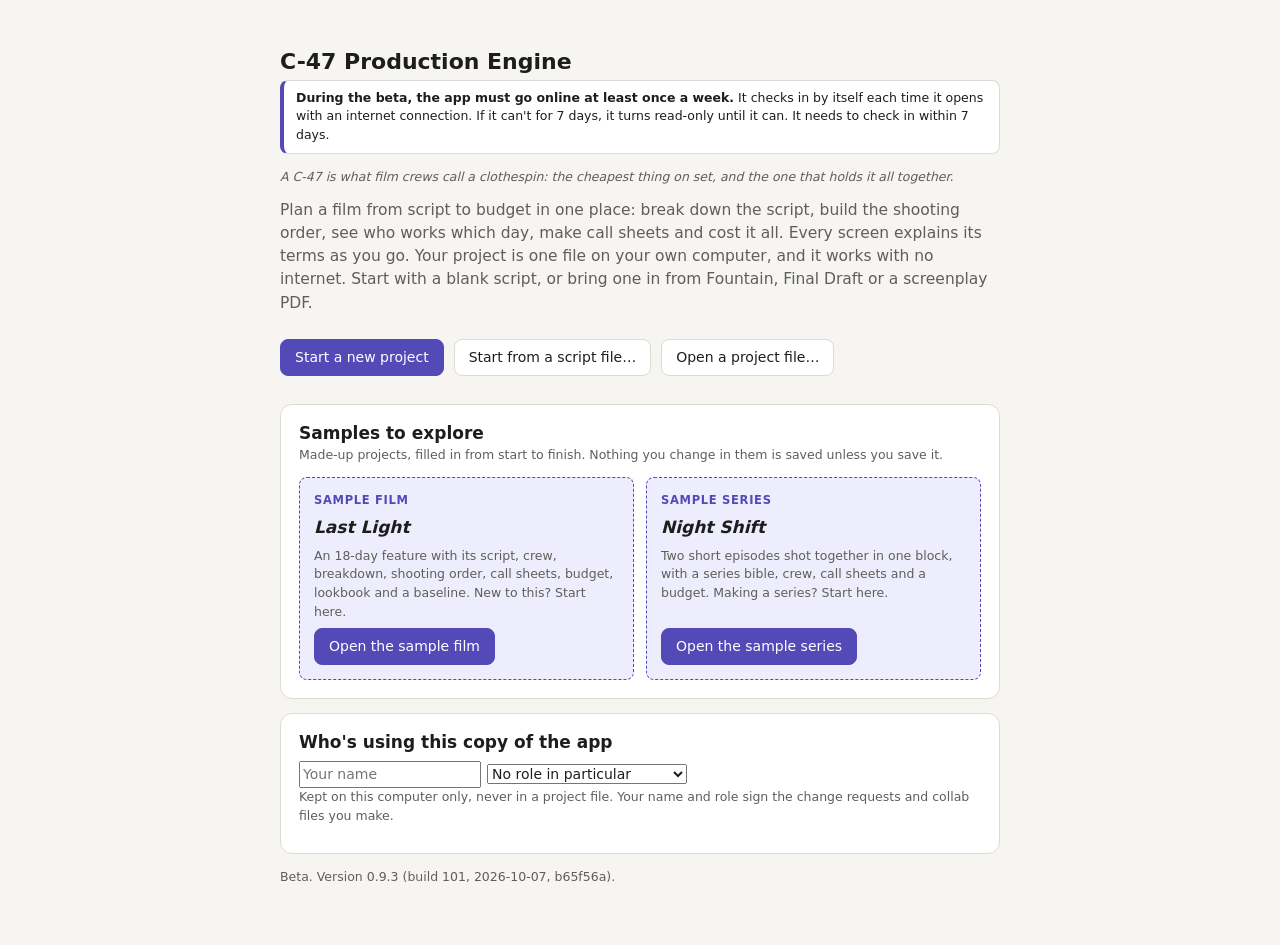
<file: index.html>
<!doctype html>
<html lang="en">
  <head>
    <meta http-equiv="Content-Security-Policy" content="default-src 'self'; script-src 'self' blob:; worker-src 'self' blob:; style-src 'self' 'unsafe-inline'; font-src 'self' data:; img-src 'self' data: blob:; connect-src https://raw.githubusercontent.com/feralucce/c47-downloads/main/beta-active.txt; object-src 'none'; base-uri 'none'" />
    <meta charset="utf-8" />
    <meta name="viewport" content="width=device-width, initial-scale=1" />
    <title>C-47 Production Engine</title>
    <link rel="icon" type="image/svg+xml" href="./favicon.svg" />
    <script type="module" crossorigin src="./assets/index-VQTdu-x2.js"></script>
    <link rel="stylesheet" crossorigin href="./assets/index-5JGXc9bZ.css">
  </head>
  <body>
    <div id="app"></div>
  </body>
</html>
</file>
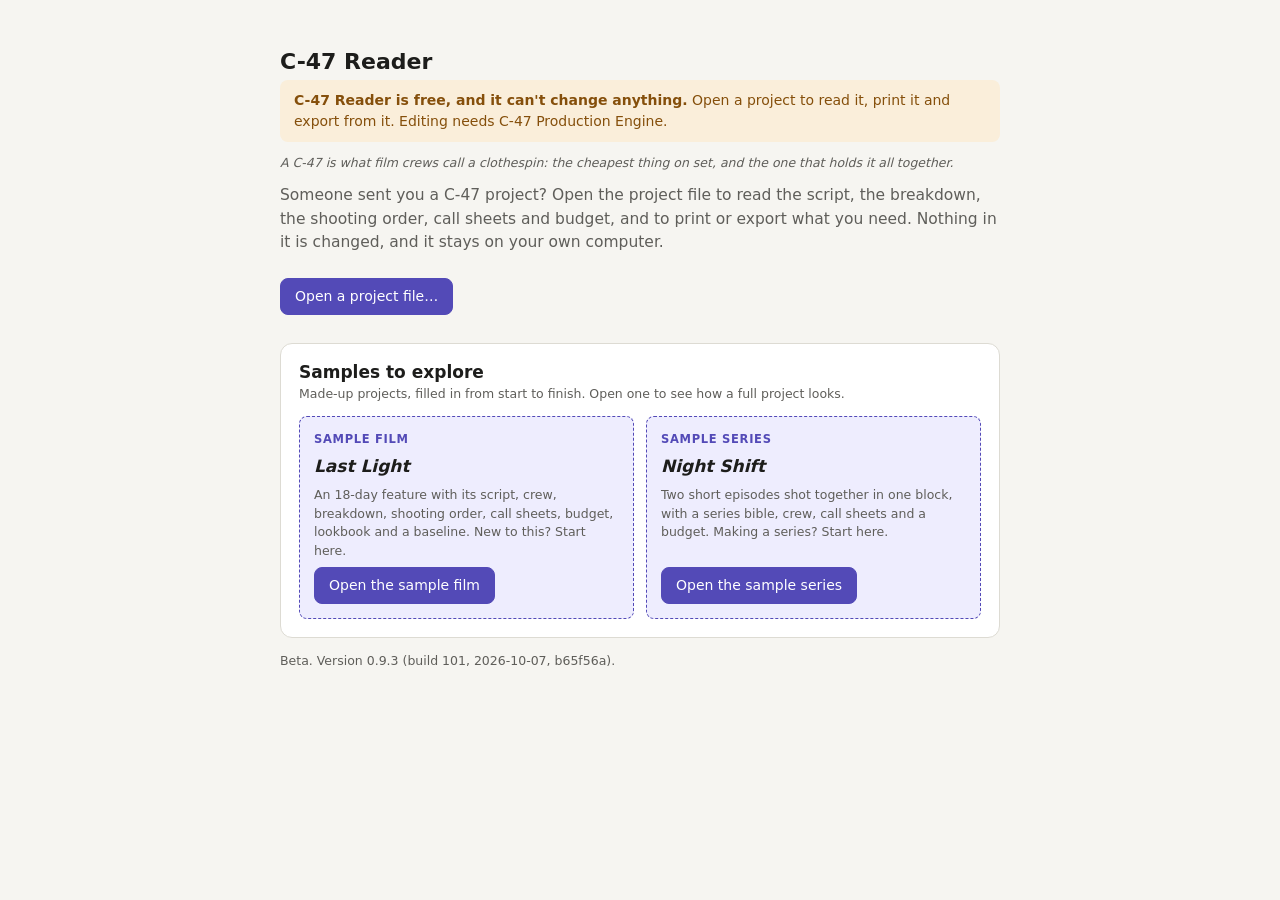
<file: reader/index.html>
<!doctype html>
<html lang="en">
  <head>
    <meta http-equiv="Content-Security-Policy" content="default-src 'self'; script-src 'self' blob:; worker-src 'self' blob:; style-src 'self' 'unsafe-inline'; font-src 'self' data:; img-src 'self' data: blob:; connect-src 'none'; object-src 'none'; base-uri 'none'" />
    <meta charset="utf-8" />
    <meta name="viewport" content="width=device-width, initial-scale=1" />
    <title>C-47 Production Engine</title>
    <link rel="icon" type="image/svg+xml" href="./favicon.svg" />
    <script type="module" crossorigin src="./assets/index-Ca3xIVSg.js"></script>
    <link rel="stylesheet" crossorigin href="./assets/index-5JGXc9bZ.css">
  </head>
  <body>
    <div id="app"></div>
  </body>
</html>
</file>
<file: assets/index-5JGXc9bZ.css>
@font-face{font-family:Courier Prime;font-style:normal;font-display:swap;font-weight:400;src:url(./courier-prime-latin-ext-400-normal-B-EsvyE4.woff2)format("woff2"),url(./courier-prime-latin-ext-400-normal-CKOCNFvK.woff)format("woff");unicode-range:U+100-2BA,U+2BD-2C5,U+2C7-2CC,U+2CE-2D7,U+2DD-2FF,U+304,U+308,U+329,U+1D00-1DBF,U+1E00-1E9F,U+1EF2-1EFF,U+2020,U+20A0-20AB,U+20AD-20C0,U+2113,U+2C60-2C7F,U+A720-A7FF}@font-face{font-family:Courier Prime;font-style:normal;font-display:swap;font-weight:400;src:url(./courier-prime-latin-400-normal-BbyBr73r.woff2)format("woff2"),url(./courier-prime-latin-400-normal-BAlbUm6l.woff)format("woff");unicode-range:U+??,U+131,U+152-153,U+2BB-2BC,U+2C6,U+2DA,U+2DC,U+304,U+308,U+329,U+2000-206F,U+20AC,U+2122,U+2191,U+2193,U+2212,U+2215,U+FEFF,U+FFFD}@font-face{font-family:Courier Prime;font-style:normal;font-display:swap;font-weight:700;src:url(./courier-prime-latin-ext-700-normal-ByMJlNdM.woff2)format("woff2"),url(./courier-prime-latin-ext-700-normal-BIFoAzHx.woff)format("woff");unicode-range:U+100-2BA,U+2BD-2C5,U+2C7-2CC,U+2CE-2D7,U+2DD-2FF,U+304,U+308,U+329,U+1D00-1DBF,U+1E00-1E9F,U+1EF2-1EFF,U+2020,U+20A0-20AB,U+20AD-20C0,U+2113,U+2C60-2C7F,U+A720-A7FF}@font-face{font-family:Courier Prime;font-style:normal;font-display:swap;font-weight:700;src:url(./courier-prime-latin-700-normal-D1YCjmaD.woff2)format("woff2"),url(./courier-prime-latin-700-normal-CVvp4Sof.woff)format("woff");unicode-range:U+??,U+131,U+152-153,U+2BB-2BC,U+2C6,U+2DA,U+2DC,U+304,U+308,U+329,U+2000-206F,U+20AC,U+2122,U+2191,U+2193,U+2212,U+2215,U+FEFF,U+FFFD}:root{--bg:#f6f5f1;--panel:#fff;--panel-2:#fbfaf7;--ink:#1d1d1b;--muted:#5f5e5a;--line:#dddbd3;--accent:#534ab7;--accent-ink:#fff;--accent-soft:#eeedfe;--warn:#854f0b;--warn-soft:#faeeda;--danger:#a32d2d;--danger-soft:#fcebeb;--ok:#3b6d11;--paper:#fff;--paper-ink:#111;--radius:8px;--lightningcss-light:initial;--lightningcss-dark: ;color-scheme:light dark;font-family:system-ui,-apple-system,Segoe UI,sans-serif}@media (prefers-color-scheme:dark){:root{--lightningcss-light: ;--lightningcss-dark:initial;--bg:#1b1b1a;--panel:#252523;--panel-2:#2c2c29;--ink:#ecebe6;--muted:#b4b2a9;--line:#3d3d3a;--accent:#afa9ec;--accent-ink:#1b1b1a;--accent-soft:#2f2b58;--warn:#fac775;--warn-soft:#3d2a0c;--danger:#f09595;--danger-soft:#431818;--ok:#97c459}}*{box-sizing:border-box}html,body,#app{height:100%}body{background:var(--bg);color:var(--ink);margin:0;font-size:14px;line-height:1.5}button,input,textarea,select{font:inherit;color:inherit}h1,h2,h3{line-height:1.25}h1{margin:0 0 4px;font-size:22px}h2{margin:0 0 8px;font-size:17px}p{margin:0 0 10px}.muted{color:var(--muted)}.small{font-size:12.5px}.btn{border:1px solid var(--line);background:var(--panel);border-radius:var(--radius);cursor:pointer;align-items:center;gap:6px;padding:7px 14px;display:inline-flex}.btn:hover:not(:disabled){border-color:var(--accent)}.btn:disabled{opacity:.5;cursor:default}.btn.primary{background:var(--accent);border-color:var(--accent);color:var(--accent-ink)}.btn.quiet{background:0 0;border-color:#0000}.btn.danger{color:var(--danger)}.btn:focus-visible,.navitem:focus-visible,.termlink:focus-visible,input:focus-visible,textarea:focus-visible,select:focus-visible{outline:2px solid var(--accent);outline-offset:2px}[tabindex="0"]:focus-visible{outline:2px solid var(--accent);outline-offset:-2px}button:focus-visible{outline:2px solid var(--accent);outline-offset:2px}.notice{border-radius:var(--radius);justify-content:space-between;align-items:flex-start;gap:12px;margin:0 0 12px;padding:10px 14px;display:flex}.notice.error{background:var(--danger-soft);color:var(--danger)}.notice.warn{background:var(--warn-soft);color:var(--warn)}.notice ul{margin:4px 0 0;padding-left:18px}.start{max-width:760px;margin:0 auto;padding:48px 20px}.start .lead{color:var(--muted);margin-bottom:24px;font-size:15.5px}.start .name-note{margin:0 0 12px;font-style:italic}.start .actions{flex-wrap:wrap;gap:10px;margin:0 0 28px;display:flex}.card{background:var(--panel);border:1px solid var(--line);border-radius:12px;margin-bottom:14px;padding:18px}.recover li{border-bottom:1px solid var(--line);flex-wrap:wrap;justify-content:space-between;align-items:center;gap:8px;padding:8px 0;display:flex}.recover li:last-child{border-bottom:0}.recover ul{margin:0;padding:0;list-style:none}.workspace{grid-template-rows:auto minmax(0,1fr);grid-template-columns:260px minmax(0,1fr);height:100%;display:grid}.topbar{background:var(--panel);border-bottom:1px solid var(--line);flex-wrap:wrap;grid-column:1/-1;justify-content:space-between;align-items:center;gap:10px 16px;padding:10px 16px;display:flex}.topbar .title{font-size:15px;font-weight:600}.topbar .status{color:var(--muted);font-size:12.5px}.topbar .status.dirty{color:var(--warn)}.topbar .tools{flex-wrap:wrap;gap:8px;display:flex}.nav{background:var(--panel-2);border-right:1px solid var(--line);padding:10px 8px;overflow:auto}.nav-group{background:var(--panel);border:1px solid var(--line);border-radius:var(--radius);margin:0 0 12px;padding:4px 4px 6px}.nav h3{text-transform:uppercase;letter-spacing:.06em;color:var(--accent);border-bottom:2px solid var(--accent-soft);margin:4px 6px;padding:4px 4px 6px;font-size:12px;font-weight:700}.navitem{text-align:left;border-radius:var(--radius);cursor:pointer;background:0 0;border:0;flex-direction:column;width:100%;padding:6px 10px;display:flex}.navitem:hover{background:var(--accent-soft)}.navitem.active{background:var(--accent-soft);box-shadow:inset 3px 0 0 var(--accent);border-radius:0 var(--radius) var(--radius) 0}.navitem .plain{font-weight:600}.navitem .term{color:var(--muted);font-size:12px}.navitem .soon{color:var(--muted);font-size:11px}.main{padding:20px 24px 40px;overflow:auto}.screen-head{flex-wrap:wrap;justify-content:space-between;align-items:baseline;gap:8px 16px;margin-bottom:16px;display:flex}@media (max-width:800px){.workspace{grid-template-rows:auto auto minmax(0,1fr);grid-template-columns:1fr}.nav{border-right:0;border-bottom:1px solid var(--line);gap:4px;padding:6px;display:flex;overflow-x:auto}.nav h3{display:none}.nav-group{display:contents}.navitem{flex:none;width:auto}.navitem .term,.navitem .soon{display:none}.main{padding:16px}}.termlink{cursor:help;color:inherit;text-align:left;background:0 0;border:0;padding:0}.termlink .ind{color:var(--muted);font-weight:400}.termlink:hover .plain,.termlink:hover .ind{color:var(--accent);-webkit-text-decoration:underline dotted;text-decoration:underline dotted}.termhint{margin:4px 0 10px;display:block}.termcard{border:1px solid var(--line);background:var(--panel);max-width:640px;color:var(--ink);border-radius:12px;margin:0 0 16px;padding:14px 16px;font-size:14px;display:block}.termcard .plain,.termcard .industry,.termcard .text,.termcard .disputed,.termcard .src{display:block}.termcard .text{margin:0 0 8px}.termcard .head{justify-content:space-between;align-items:flex-start;gap:8px;display:flex}.termcard .plain{margin:0;font-size:16px;font-weight:600}.termcard .industry{color:var(--accent);margin:2px 0 8px}.termcard .disputed{background:var(--warn-soft);color:var(--warn);border-radius:var(--radius);margin:6px 0;padding:6px 10px;font-size:13px}.termcard .src{color:var(--muted);word-break:break-all;font-size:12px}.form-and-preview{grid-template-columns:minmax(280px,420px) minmax(0,1fr);align-items:start;gap:24px;display:grid}@media (max-width:1000px){.form-and-preview{grid-template-columns:1fr}}.field{flex-direction:column;gap:4px;margin-bottom:14px;display:flex}.field label{font-weight:600}.field .hint{color:var(--muted);font-size:12.5px}.field input,.field textarea,.field select{border:1px solid var(--line);border-radius:var(--radius);background:var(--panel);padding:7px 10px}.field textarea{resize:vertical;min-height:64px}.table{border-collapse:collapse;background:var(--panel);border:1px solid var(--line);border-radius:12px;width:100%;overflow:hidden}.table th,.table td{text-align:left;border-bottom:1px solid var(--line);vertical-align:top;padding:8px 12px}.table th{color:var(--muted);background:var(--panel-2);font-size:12.5px;font-weight:600}.table tr:last-child td{border-bottom:0}.row-form{flex-wrap:wrap;align-items:flex-end;gap:8px;margin:14px 0;display:flex}.row-form .field{margin:0}.search{border:1px solid var(--line);border-radius:var(--radius);background:var(--panel);width:100%;max-width:420px;margin-bottom:14px;padding:8px 12px}.badge{background:var(--accent-soft);color:var(--accent);border-radius:999px;padding:1px 8px;font-size:11.5px;font-weight:600;display:inline-block}.badge.warn{background:var(--warn-soft);color:var(--warn)}.soon-box{max-width:680px}.soon-box .milestone{margin-bottom:12px;display:inline-block}.paper-wrap{background:var(--panel-2);border:1px solid var(--line);border-radius:12px;padding:20px;overflow:auto}.sheet-scale{transform-origin:0 0}.sheet{background:var(--paper);color:var(--paper-ink);font-family:Courier Prime,Courier New,Courier,monospace;font-size:12pt;line-height:.166667in;position:relative;box-shadow:0 1px 4px #0000002e}.sheet .block{white-space:pre;position:absolute;overflow:hidden}.sheet .u{text-decoration:underline}.sheet .b{font-weight:700}.sheet .sans{font-family:system-ui,-apple-system,Segoe UI,Arial,sans-serif}.sheet .box{box-sizing:border-box;-webkit-print-color-adjust:exact;-moz-print-color-adjust:exact;print-color-adjust:exact;position:absolute}.print-root{display:none}.script-layout{grid-template-columns:210px minmax(0,1fr);align-items:start;gap:16px;display:grid}.scene-list{max-height:calc(100vh - 150px);position:sticky;top:0;overflow:auto}.scene-list h2{text-transform:uppercase;letter-spacing:.05em;color:var(--muted);font-size:12px}.line-bar{z-index:2;background:var(--panel);border:1px solid var(--line);border-radius:12px;flex-wrap:wrap;align-items:center;gap:6px 14px;margin-bottom:10px;padding:8px 12px;font-size:13px;display:flex;position:sticky;top:-20px}.line-bar .lbl{font-weight:600}.line-bar select{border:1px solid var(--line);border-radius:var(--radius);background:var(--panel);padding:5px 8px}.line-bar .hint{white-space:nowrap}.scene-list ol{margin:0;padding:0;list-style:none}.scene-item{text-align:left;border-radius:var(--radius);cursor:pointer;background:0 0;border:0;grid-template-columns:28px 1fr auto;gap:6px;width:100%;padding:5px 6px;font-size:12.5px;display:grid}.scene-item:hover,.scene-item.on{background:var(--accent-soft)}.scene-item .sn{font-weight:700}.scene-item .se{color:var(--muted);font-variant-numeric:tabular-nums}.keys{background:var(--accent-soft);border-radius:var(--radius);margin:0 0 10px;padding:8px 12px}kbd{text-align:center;border:1px solid var(--line);background:var(--panel);border-bottom-width:2px;border-radius:5px;min-width:40px;margin-right:3px;padding:0 5px;font-size:11.5px;display:inline-block}@media (max-width:800px){.script-layout{grid-template-columns:1fr}.scene-list{max-height:220px;position:static}}.script-tools{flex-wrap:wrap;align-items:center;gap:8px 10px;margin:-6px 0 12px;display:flex}.script-tools .sep{background:var(--line);width:1px;height:20px;margin:0 4px}.chip{background:var(--panel-2);border:1px solid var(--line);border-radius:999px;padding:3px 10px;font-size:12.5px;display:inline-block}.chip.locked{background:var(--accent-soft);color:var(--accent);border-color:#0000;font-weight:600}.btn.small{padding:4px 10px;font-size:13px}.script-frame{--zoom:1;overflow-x:auto}.script-paper{zoom:var(--zoom);width:8.5in;margin:0 auto}.script-doc{--indent:0in;color:#111;caret-color:#534ab7;background:#fff;outline:none;min-height:11in;padding:1in 1in 1in 1.5in;font-family:Courier Prime,Courier New,Courier,monospace;font-size:12pt;line-height:.166667in;position:relative;overflow-x:clip;box-shadow:0 1px 4px #0000002e}.script-doc .el{--indent:0in;margin:.166667in 0 0}.script-doc>.el:first-child{margin-top:0}.script-doc .el-heading{text-transform:uppercase;margin-top:.333333in;font-weight:700}.script-doc .el-character{text-transform:uppercase;--indent:2.2in;width:3.8in;margin-left:2.2in}.script-doc .el-parenthetical{--indent:1.6in;width:2.5in;margin-top:0;margin-left:1.6in}.script-doc .el-dialogue{--indent:1in;width:3.5in;margin-top:0;margin-left:1in}.script-doc .el-transition{text-align:right;text-transform:uppercase}.script-doc .el-centered{text-align:center}.script-doc .el-lyric{--indent:1in;width:3.5in;margin-left:1in;font-style:italic}.script-doc .el-note,.script-doc .el-section,.script-doc .el-synopsis{color:#5f5e5a;background:#faf6e2;border-radius:3px;padding:0 4px;font-family:system-ui,sans-serif;font-size:10.5pt}.script-doc .el-note:before{content:"Note: ";font-weight:600}.script-doc .el-section:before{content:"Outline: ";font-weight:600}.script-doc .el-synopsis:before{content:"Summary: ";font-weight:600}.script-doc .el-pagebreak{border-top:2px dashed #9b9a94;min-height:.166667in}.script-doc .el-pagebreak:before{content:"Forced page break";color:#5f5e5a;font-family:system-ui,sans-serif;font-size:10pt}.script-doc .el{position:relative}.script-doc .el-heading[data-scene]:before,.script-doc .el-heading[data-scene]:after{content:attr(data-scene);color:#111;font-weight:700;text-decoration:none;position:absolute;top:0}.script-doc .el-heading[data-scene]:before{left:-.75in}.script-doc .el-heading[data-scene]:after{left:6.1in}.script-doc .el[data-rev]:not(.el-heading):after{content:"*";top:0;left:calc(6.55in - var(--indent));font-weight:700;position:absolute}.script-doc .el-heading.is-omitted{color:#8a8984;text-decoration:line-through}.script-doc .omitted-tag{color:#5f5e5a;letter-spacing:.05em;background:#ecebe6;border-radius:3px;margin-left:12px;padding:0 6px;font:600 10px/1.6 system-ui,sans-serif;text-decoration:none;display:inline-block}.script-doc .pagegap{width:8.5in;margin:calc(1in / 6) 0 calc(1in / 6) calc(-1.5in - var(--indent));color:#5f5e5a;text-align:center;letter-spacing:.04em;text-transform:uppercase;-webkit-user-select:none;user-select:none;background:#ecebe6;padding:6px 0;font:600 11px/1.4 system-ui,sans-serif;display:block}@media print{@page{margin:0}body{background:#fff}#app>:not(.print-root){display:none!important}.print-root{display:block}.print-root .sheet{box-shadow:none;break-after:page}.print-root .sheet:last-child{break-after:auto}}.seg{border:1px solid var(--line);border-radius:var(--radius);display:inline-flex;overflow:hidden}.seg button{background:var(--panel);cursor:pointer;border:0;padding:4px 12px;font-size:13px}.seg button+button{border-left:1px solid var(--line)}.seg button.on{background:var(--accent);color:var(--accent-ink)}.script-layout.tagging{grid-template-columns:190px minmax(0,1fr) 280px}.script-doc[contenteditable=false]{caret-color:#0000;cursor:text}.script-doc .tag{background:color-mix(in srgb, var(--c) 30%, transparent);box-shadow:inset 0 -2px 0 var(--c);cursor:pointer;border-radius:2px}.sw{border-radius:3px;flex:none;width:12px;height:12px;display:inline-block}.tag-picker{z-index:20;background:var(--panel);border:1px solid var(--line);border-radius:12px;width:340px;padding:12px;font-size:13px;position:fixed;box-shadow:0 8px 28px #0003}.tag-picker h4{margin:0 0 8px;font-size:13.5px}.tag-picker input{border:1px solid var(--accent);border-radius:var(--radius);background:var(--panel);width:100%;margin:6px 0 4px;padding:6px 9px}.tag-picker .grp{text-transform:uppercase;letter-spacing:.05em;color:var(--muted);margin:8px 0 3px;font-size:11px;font-weight:600}.pick-list{max-height:240px;overflow:auto}.pick-opt{text-align:left;cursor:pointer;background:0 0;border:0;border-radius:6px;grid-template-columns:12px 1fr auto;align-items:center;gap:8px;width:100%;padding:4px 6px;display:grid}.pick-opt.hi{background:var(--accent-soft)}.pick-foot{border-top:1px solid var(--line);color:var(--muted);margin-top:8px;padding-top:7px;font-size:12px}.needs-panel{background:var(--panel);border:1px solid var(--line);border-radius:12px;max-height:calc(100vh - 150px);padding:14px;position:sticky;top:0;overflow:auto}.needs-panel h2{margin:0 0 2px}.need-cat{margin-top:12px}.need-cat-h{align-items:baseline;gap:7px;font-size:13px;font-weight:600;display:flex}.need-cat-h .muted{font-size:12px;font-weight:400}.need-cat ul{margin:3px 0 0 19px;padding:0;list-style:none}.need-cat li{justify-content:space-between;gap:8px;padding:2px 0;display:flex}.need-cat li.unwritten>span:first-child{font-style:italic}.need-cat .why{color:var(--muted);white-space:nowrap;font-size:12px}.need-cat .x{color:var(--muted);cursor:pointer;background:0 0;border:0;padding:0 0 0 6px;font-size:14px;line-height:1}.need-cat .x:hover{color:var(--danger)}.needs-panel .add{justify-content:center;width:100%;margin-top:14px}@media (max-width:1100px){.script-layout.tagging{grid-template-columns:minmax(0,1fr) 260px}.script-layout.tagging .scene-list{display:none}}@media (max-width:800px){.script-layout.tagging{grid-template-columns:1fr}.needs-panel{max-height:none;position:static}}.el-layout{grid-template-columns:250px minmax(0,1fr);align-items:start;gap:20px;display:grid}.cat-list{background:var(--panel);border:1px solid var(--line);border-radius:12px;max-height:calc(100vh - 140px);padding:8px;position:sticky;top:0;overflow:auto}.cat-list>button{text-align:left;cursor:pointer;background:0 0;border:0;border-radius:6px;grid-template-columns:12px 1fr auto;align-items:center;gap:8px;width:100%;padding:5px 8px;font-size:13px;display:grid}.cat-list>button:hover,.cat-list>button.on{background:var(--accent-soft)}.cat-list .term{color:var(--muted);font-size:11.5px;display:block}.cat-list .n{color:var(--muted);font-size:12px}.add-cat{border-top:1px solid var(--line);align-items:center;gap:6px;margin-top:6px;padding:8px 4px 2px;display:flex}.add-cat input:not([type=color]){border:1px solid var(--line);border-radius:var(--radius);background:var(--panel);flex:1;min-width:0;padding:4px 8px}input[type=color]{border:1px solid var(--line);background:var(--panel);cursor:pointer;border-radius:6px;flex:none;width:30px;height:28px;padding:1px}.cat-head{align-items:center;gap:12px;margin-bottom:6px;display:flex}.cat-head>div{flex:1}.cat-name{border-radius:var(--radius);background:0 0;border:1px solid #0000;width:100%;max-width:480px;margin-left:-6px;padding:2px 6px;font-size:18px;font-weight:600}.cat-name:hover,.cat-name:focus{border-color:var(--line);background:var(--panel)}.cast-tools{justify-content:space-between;align-items:flex-start;gap:12px;display:flex}.cast-tools p{max-width:620px;margin:0 0 10px}.el-table td{vertical-align:middle}.cell-input{background:0 0;border:1px solid #0000;border-radius:6px;width:100%;min-width:140px;padding:3px 6px}.cell-input:hover,.cell-input:focus{border-color:var(--line);background:var(--panel)}.el-table select{border:1px solid var(--line);background:var(--panel);border-radius:6px;max-width:200px;padding:3px 6px}.el-table .grip{color:#6f6e69;cursor:grab;letter-spacing:-2px;width:18px}.el-table .num{font-variant-numeric:tabular-nums;font-weight:700}.el-table tr.dragging td{background:var(--accent-soft)}.lock{border:1px solid var(--line);background:var(--panel);cursor:pointer;color:var(--muted);border-radius:999px;padding:1px 10px;font-size:12px}.lock.on{background:var(--accent-soft);color:var(--accent);border-color:#0000;font-weight:600}.updown button{border:1px solid var(--line);background:var(--panel);cursor:pointer;border-radius:5px;width:24px;height:24px;margin-right:2px}.updown button:disabled{opacity:.35;cursor:default}.more-row td{background:var(--panel-2)}.more-tools{flex-wrap:wrap;align-items:center;gap:10px 18px;display:flex}.more-tools select{border:1px solid var(--line);background:var(--panel);border-radius:6px;padding:3px 6px}@media (max-width:900px){.el-layout{grid-template-columns:1fr}.cat-list{max-height:260px;position:static}.el-table{display:block;overflow-x:auto}}.breakdown-screen .screen-head .seg button{padding:5px 14px}.sheet-tools{flex-wrap:wrap;align-items:center;gap:8px 10px;margin-bottom:12px;display:flex}.sheet-tools select{border:1px solid var(--line);border-radius:var(--radius);background:var(--panel);max-width:320px;padding:6px 8px}.sheet-tools .sep{background:var(--line);width:1px;height:22px;margin:0 4px}.synopsis{max-width:760px}.breakdown-screen .length-field{max-width:360px}.sheet-preview{flex-direction:column;gap:16px;display:inline-flex}.where-table .cat-row td{background:var(--panel-2);font-weight:600}.where-table td:nth-child(2),.where-table td:nth-child(3){white-space:nowrap;font-variant-numeric:tabular-nums}.board-tools{flex-wrap:wrap;align-items:center;gap:8px;display:flex}.board-tools select{border:1px solid var(--line);border-radius:var(--radius);background:var(--panel);max-width:260px;padding:5px 8px}.board-layout{grid-template-columns:minmax(0,1fr) 300px;align-items:start;gap:16px;display:grid}.board{border:1px solid var(--line);background:var(--panel);border-radius:12px;overflow:hidden}.board .cols,.board .strip{grid-template-columns:18px 46px 64px minmax(140px,2fr) 74px 58px 80px minmax(120px,2fr);align-items:center;gap:8px;padding:0 10px;display:grid}.board .cols{border-bottom:1px solid var(--line);background:var(--panel-2);z-index:1;padding-top:7px;padding-bottom:7px;position:sticky;top:0}.board .cols span{color:var(--muted);font-size:11.5px;font-weight:600;line-height:1.2}.board .cols small{font-size:10.5px;font-weight:400;display:block}.board .strip{color:#1d1d1b;cursor:pointer;border-bottom:1px solid #0000001f;min-height:26px;font-size:12.5px}.board .strip .num{font-variant-numeric:tabular-nums;font-weight:700}.board .strip .set{text-overflow:ellipsis;white-space:nowrap;overflow:hidden}.board .strip .note{color:#3d3d3a;white-space:nowrap;text-overflow:ellipsis;font-size:12px;overflow:hidden}.board .grip{color:#0000009e;letter-spacing:-2px;cursor:grab}.board .assumed{color:#5f5e5a;font-style:italic}.board .sel{outline-offset:-2px;outline:2px solid #534ab7;position:relative}.board .dragging{opacity:.45}.board .over{box-shadow:inset 0 3px #534ab7}.board .drop-end{background:#534ab7;height:3px}.daybreak{color:#f2f1ec;cursor:pointer;background:#161616;flex-wrap:wrap;align-items:center;gap:4px 14px;padding:6px 10px;font-size:12.5px;display:flex}.daybreak strong{font-size:13px}.daybreak .m{color:#c9c7bf}.banner-row{border-bottom:1px solid var(--line);color:#3d3d3a;cursor:pointer;background:repeating-linear-gradient(45deg,#fbfaf7,#fbfaf7 8px,#f1efe8 8px 16px);padding:5px 10px 5px 38px;font-size:12.5px;font-weight:600}.banner-row.move{background:repeating-linear-gradient(45deg,#fdeee0,#fdeee0 8px,#f8dfc6 8px 16px)}.pool-head{background:var(--panel-2);border-top:2px dashed var(--line);border-bottom:1px solid var(--line);color:var(--ink);padding:8px 10px;font-size:12.5px}.board-side{flex-direction:column;gap:12px;display:flex;position:sticky;top:0}.board-side .card{margin:0;padding:14px}.board-side h2{margin:0 0 8px}.details-head{justify-content:space-between;align-items:baseline;gap:8px;display:flex}.detail-move{flex-wrap:wrap;align-items:center;gap:6px;margin:0 0 12px;display:flex}.detail-move select,.details select{border:1px solid var(--line);border-radius:var(--radius);background:var(--panel);padding:5px 8px}.time-pair{grid-template-columns:1fr 1fr;gap:10px;display:grid}.check-row{align-items:flex-start;gap:8px;margin:4px 0 12px;font-size:13px;display:flex}.legend{grid-template-columns:1fr 1fr;gap:4px 10px;font-size:12px;display:grid}.legend span{align-items:center;gap:6px;display:flex}.legend i{border:1px solid #0003;border-radius:2px;width:18px;height:12px;display:inline-block}@media (max-width:1100px){.board-layout{grid-template-columns:1fr}.board-side{position:static}}@media (max-width:800px){.board{overflow-x:auto}.board .cols,.board .strip{min-width:720px}}.shoot-settings h2{font-size:15px}.weekdays{border:0;flex-wrap:wrap;gap:4px 10px;margin:0 0 14px;padding:0;display:flex}.weekdays legend{margin-bottom:4px;padding:0;font-weight:600}.weekdays label{align-items:center;gap:4px;font-size:13px;display:flex}.inline-add{flex-wrap:wrap;align-items:center;gap:6px;display:flex}.chips{flex-wrap:wrap;gap:6px;margin:6px 0 0;padding:0;list-style:none;display:flex}.chips .chip button{cursor:pointer;color:var(--muted);background:0 0;border:0;padding:0 0 0 4px}.phase-bar{flex-wrap:wrap;align-items:center;gap:6px 8px;margin:10px 0 0;display:flex}.phase-card{margin-bottom:14px}.phase-card h2{margin:0 0 8px}.phase-add{flex-wrap:wrap;align-items:center;gap:8px 12px;display:flex}.phase-add>input{border:1px solid var(--line);border-radius:var(--radius);background:var(--panel);color:var(--ink);min-width:240px;padding:5px 8px}.phase-add .swatches{margin:0}.phase .phase-name{font:inherit;color:inherit;padding:0}.phase-recolor{flex-wrap:wrap;align-items:center;gap:6px 10px;margin-top:10px;display:flex}.phase{color:#1d1d1b;border-radius:999px;align-items:center;gap:4px;padding:2px 6px 2px 10px;font-size:12.5px;font-weight:600;display:inline-flex}.phase input[type=color]{background:0 0;border:0;width:18px;height:18px;padding:0}.phase button{cursor:pointer;color:#5f5e5a;background:0 0;border:0;padding:0 2px}.phase-bar .inline-add input:not([type=color]){border:1px solid var(--line);border-radius:var(--radius);background:var(--panel);padding:4px 8px}.task-form{grid-template-columns:minmax(200px,2fr) minmax(140px,1fr) minmax(260px,2fr) auto;align-items:end;gap:10px 14px;max-width:1100px;display:grid}.task-form .field{margin:0}.when{border:0;flex-direction:column;gap:4px;margin:0;padding:0;font-size:13px;display:flex}.when legend{margin-bottom:2px;padding:0;font-weight:600}.when label{align-items:center;gap:6px;display:flex}.when input[type=number]{border:1px solid var(--line);background:var(--panel);border-radius:6px;width:56px;padding:2px 6px}.when input[type=date]{border:1px solid var(--line);background:var(--panel);border-radius:6px;padding:2px 6px}.weeks{border:1px solid var(--line);background:var(--panel);border-radius:12px;overflow:hidden}.week{border-bottom:1px solid var(--line);grid-template-columns:150px 1fr;align-items:start;gap:12px;padding:9px 14px;font-size:13px;display:grid}.week:last-child{border-bottom:0}.week.shoot{background:var(--panel-2)}.week .wk{font-weight:600}.week .out{color:var(--muted);font-size:11.5px;font-weight:400;display:block}.tasks{margin:0;padding:0;list-style:none}.tasks li{grid-template-columns:20px minmax(160px,1fr) 150px auto 20px;align-items:center;gap:6px;padding:1px 0;display:grid}.tasks li.done .cell-input{color:var(--muted);text-decoration:line-through}.tasks select{border:1px solid var(--line);color:#1d1d1b;background:var(--panel);border-radius:999px;padding:1px 8px;font-size:12px}.tasks .tied{color:var(--accent);white-space:nowrap;font-size:11px}.tasks .x{cursor:pointer;color:var(--muted);background:0 0;border:0}.from-board{color:var(--accent);margin-top:4px;font-size:12px;font-weight:600}@media (max-width:900px){.task-form,.week{grid-template-columns:1fr}.tasks li{grid-template-columns:20px 1fr 120px 20px}.tasks .tied{display:none}}.city-results{border:1px solid var(--line);border-radius:var(--radius);background:var(--panel);max-height:240px;margin:4px 0;padding:4px;list-style:none;overflow:auto}.city-results button{text-align:left;cursor:pointer;background:0 0;border:0;border-radius:6px;flex-direction:column;align-items:flex-start;width:100%;padding:4px 8px;font-size:13px;display:flex}.city-results button:hover,.city-results button:focus-visible{background:var(--accent-soft)}.city-results .muted{font-size:12px}.board-side .field input,.board-side .field select,.board-side .field textarea{width:100%;min-width:0}.time-pair{grid-template-columns:minmax(0,1fr) minmax(0,1fr)}.tabs{border-bottom:1px solid var(--line);flex-wrap:wrap;gap:2px;margin:0 0 16px;display:flex}.tabs button{color:var(--muted);cursor:pointer;background:0 0;border:0;border-bottom:3px solid #0000;padding:8px 14px;font-weight:600}.tabs button.on{color:var(--ink);border-bottom-color:var(--accent)}.tabs .n{color:var(--muted);margin-left:6px;font-weight:400}.tool-row{flex-wrap:wrap;align-items:center;gap:8px 12px;margin-bottom:12px;display:flex}.tool-row input{border:1px solid var(--line);border-radius:var(--radius);background:var(--panel);padding:6px 10px}.tool-row .find{min-width:260px}.split{grid-template-columns:minmax(0,1fr) 360px;align-items:start;gap:16px;display:grid}.split>.card.detail{max-height:calc(100vh - 150px);margin:0;position:sticky;top:0;overflow:auto}.split .field input,.split .field select,.split .field textarea{width:100%;min-width:0}.table tr.pick{cursor:pointer}.table tr.pick:hover td{background:var(--panel-2)}.table tr.rowsel td{background:var(--accent-soft)!important}.pill{white-space:nowrap;background:var(--panel-2);color:var(--muted);border-radius:999px;padding:1px 8px;font-size:11.5px;font-weight:600;display:inline-block}.pill.pay-cash{color:#3b6d11;background:#e6f2dc}.pill.pay-in-kind,.pill.pay-pro-bono{color:#534ab7;background:#eeedfe}.pill.pay-deferred{background:var(--warn-soft);color:var(--warn)}.unavail{color:var(--warn);font-size:12.5px}.tag-note{color:var(--warn);font-size:11.5px;font-weight:400}.minor label{align-items:center;gap:4px;margin-right:6px;font-size:13px;display:inline-flex}.minor input[type=number]{border:1px solid var(--line);background:var(--panel);border-radius:6px;width:64px;padding:2px 6px}.items-table select,.hub-screen .table select{border:1px solid var(--line);background:var(--panel);border-radius:6px;max-width:220px;padding:3px 6px}.items-table .cat-row td{background:var(--panel-2);font-weight:600}.cell-input.money{min-width:70px;max-width:100px}.roles-panel{margin-bottom:14px}@media (max-width:1000px){.split{grid-template-columns:1fr}.split>.card.detail{max-height:none;position:static}.hub-screen .table{display:block;overflow-x:auto}}.checks-card ul{max-height:320px;margin:0;padding:0;list-style:none;overflow:auto}.checks-card h2{justify-content:space-between;align-items:baseline;gap:8px;display:flex}.checks-card .count{color:var(--ok);font-size:12px;font-weight:600}.checks-card .count.warn{color:var(--warn)}.check button{text-align:left;border:0;border-top:1px solid var(--line);cursor:pointer;width:100%;color:inherit;background:0 0;grid-template-columns:16px 1fr;gap:6px;padding:6px 0;font-size:12.5px;display:grid}.check button:disabled{cursor:default}.check button:not(:disabled):hover{background:var(--panel-2)}.check .i{font-weight:700}.check.warn .i{color:var(--warn)}.check.info .i{color:var(--accent)}.check.ok .i{color:var(--ok)}.board .strip .flag{color:#a32d2d;margin-left:3px;font-weight:800;display:inline-block}.keep-together{flex-direction:column;gap:6px;display:flex}.keep-together .lbl{font-weight:600}.keep-together .chip button{cursor:pointer;color:var(--muted);background:0 0;border:0}.minor-limits{margin-top:8px}.minor-limits .termcard{padding:10px 12px;font-size:12.5px}.print-menu{border:1px solid var(--line);border-radius:var(--radius);background:var(--panel);padding:5px 8px;font-size:13px}.dood-wrap{border:1px solid var(--line);background:var(--panel);border-radius:12px;max-height:calc(100vh - 260px);overflow:auto}.dood{border-collapse:separate;border-spacing:0;font-size:12.5px}.dood th,.dood td{border-right:1px solid var(--line);border-bottom:1px solid var(--line);text-align:center;white-space:nowrap;padding:4px 6px}.dood thead th{background:var(--panel-2);z-index:1;font-size:11.5px;position:sticky;top:0}.dood thead th span{color:var(--muted);font-size:11px;font-weight:400;display:block}.dood th.extra{color:#1d1d1b;background:#e3ecf7}.dood .who{background:var(--panel);text-align:left;z-index:2;min-width:180px;position:sticky;left:0}.dood thead .who{z-index:3;background:var(--panel-2)}.dood td.code{color:#1d1d1b;font-variant-numeric:tabular-nums;min-width:38px;font-weight:700}.dood .tot{background:var(--panel-2);min-width:46px}.dood tbody tr{cursor:pointer}.dood tbody tr:hover .who{background:var(--accent-soft)}.dood tbody tr.sel .who{background:var(--accent-soft);box-shadow:inset 3px 0 0 var(--accent)}.dood-key{margin-top:8px}.dood-detail{max-width:720px;margin-top:14px}.dood-detail h3{margin:12px 0 6px;font-size:13.5px}.cs-layout{flex-direction:column;gap:12px;display:flex}.cs-entries{grid-template-columns:minmax(0,1fr) minmax(0,1.4fr);align-items:start;gap:0 16px;display:grid}.cs-entries .cs-crew,.cs-entries .notice{grid-column:1/-1}.cs-sheet-head{margin:8px 0 0}.cs-preview{align-self:flex-start;max-width:100%;overflow-x:auto}.cs-row{flex-wrap:wrap;gap:0 16px;display:flex}.cs-table{border-collapse:collapse;width:100%;font-size:13px}.cs-table th{text-align:left;color:var(--muted);border-bottom:1px solid var(--line);padding:4px 6px;font-size:11.5px;font-weight:600}.cs-table td{border-bottom:1px solid var(--line);vertical-align:middle;padding:4px 6px}.cs-table input{border:1px solid var(--line);border-radius:var(--radius);background:var(--panel);width:100%;min-width:0;padding:4px 6px}.cs-table input.cs-note{min-width:120px}.cs-table-wrap{overflow-x:auto}.cs-time{white-space:nowrap;align-items:center;gap:4px;display:inline-flex}.cs-time input.from-crew{color:var(--muted)}.sheet .page-pic{object-fit:cover;border:0;border-radius:0;margin:0;padding:0;display:block;position:absolute}.sheet .page-pic.missing{background:#e8e6df}.samples{margin-top:18px}.samples h2{margin:0 0 2px;font-size:17px}.sample-tiles{grid-template-columns:repeat(auto-fit,minmax(240px,1fr));gap:12px;margin-top:12px;display:grid}.start .sample{border:1px dashed var(--accent);border-radius:var(--radius);background:var(--accent-soft);flex-direction:column;align-items:flex-start;gap:6px;padding:14px;display:flex}.sample .sample-kind{text-transform:uppercase;letter-spacing:.06em;color:var(--accent);font-size:11.5px;font-weight:700}.sample .sample-name{font-size:17px}.sample .btn{margin-top:auto}.print-list{max-width:900px}.print-preview{margin-top:16px}.preview-pages{flex-wrap:wrap;align-items:flex-start;gap:12px;display:flex}.look-screen.dropping{outline:3px dashed var(--accent);outline-offset:6px;border-radius:12px}.pic-grid{grid-template-columns:repeat(auto-fill,minmax(168px,1fr));gap:12px;display:grid}.pic{text-align:left;border:1px solid var(--line);background:var(--panel);cursor:pointer;border-radius:10px;flex-direction:column;align-items:flex-start;gap:4px;padding:8px;display:flex}.pic.sel{border-color:var(--accent);box-shadow:0 0 0 2px var(--accent-soft)}.pic .cap{text-overflow:ellipsis;white-space:nowrap;max-width:100%;font-size:13px;font-weight:600;overflow:hidden}.pic-open{cursor:pointer;text-align:left;background:0 0;border:0;flex-direction:column;align-items:flex-start;gap:4px;width:100%;padding:0;display:flex}.pic-tools{gap:2px;display:flex}.thumb{background:var(--panel-2);border-radius:6px;justify-content:center;align-items:center;max-width:100%;display:flex;overflow:hidden}.thumb img{object-fit:cover;width:100%;height:100%}.pic-strip{flex-wrap:wrap;gap:6px;display:flex}.pic.small-pic{padding:3px}.pic-big{object-fit:contain;background:var(--panel-2);border-radius:8px;width:100%;max-height:260px}.pic-detail .check-row{align-items:center;gap:6px;display:flex}.drop-hint{border:2px dashed var(--line);text-align:center;color:var(--muted);border-radius:12px;margin-bottom:12px;padding:28px}.look-boards{grid-template-columns:200px minmax(0,1fr);align-items:start;gap:16px;display:grid}.board-list{flex-direction:column;gap:4px;display:flex}.board-pick{text-align:left;cursor:pointer;background:0 0;border:1px solid #0000;border-radius:8px;padding:6px 10px;font-weight:600}.board-pick.on{background:var(--accent-soft);border-color:var(--accent)}.board-body .inline-add input{font-size:15px;font-weight:600}.board-notes{border:1px solid var(--line);border-radius:var(--radius);background:var(--panel);width:100%;min-height:44px;margin:8px 0 12px;padding:6px 10px}.look-foot{margin-top:14px}@media (max-width:900px){.look-boards{grid-template-columns:minmax(0,1fr)}}.drawer{border:1px solid var(--line);background:var(--panel);border-radius:10px;margin:10px 0;padding:8px 10px}.drawer-head{flex-wrap:wrap;align-items:center;gap:4px 10px;display:flex}.drawer-tools{gap:4px;margin-left:auto;display:flex}.drawer-pics{flex-wrap:wrap;gap:8px;margin-top:8px;display:flex}.drawer-pic{width:120px;margin:0;position:relative}.drawer-pic img{object-fit:cover;background:var(--panel-2);border-radius:6px;width:120px;height:80px;display:block}.drawer-pic figcaption{text-overflow:ellipsis;white-space:nowrap;margin-top:2px;font-size:11.5px;overflow:hidden}.drawer-pic .unlink{color:#fff;cursor:pointer;background:#0009;border:0;border-radius:999px;width:22px;height:22px;line-height:1;position:absolute;top:3px;right:3px}.drawer-pick{flex-direction:column;gap:6px;margin-top:8px;display:flex}.changes-screen .versions input{border:1px solid var(--line);border-radius:var(--radius);background:var(--panel);min-width:240px;padding:4px 6px}.pill.baseline{color:#3b6d11;background:#e6f2dc;margin-left:8px}.compare-head{flex-wrap:wrap;align-items:center;gap:8px;margin-bottom:8px;display:flex}.compare-head h2{margin:0 8px 0 0}.compare-head select{border:1px solid var(--line);border-radius:var(--radius);background:var(--panel);padding:5px 8px}.impact{background:var(--panel-2);border-radius:10px;margin-bottom:14px;padding:10px 14px}.impact h3{margin:0 0 8px;font-size:14px}.impact-grid{grid-template-columns:max-content 1fr;gap:4px 18px;margin:0 0 10px;display:grid}.impact-grid dt{color:var(--muted)}.impact-grid dd{font-variant-numeric:tabular-nums;margin:0}.impact .up{color:#a3261b}.impact .down{color:#3b6d11}.impact-days{max-width:720px}.diff-group h4{margin:12px 0 4px;font-size:13px}.diff-group ul{margin:0;padding-left:18px}.diff-group li{margin:2px 0;font-size:13px}.diff-group li.diff-added::marker{content:"+  ";color:#3b6d11;font-weight:700}.diff-group li.diff-removed::marker{content:"−  ";color:#a3261b;font-weight:700}.diff-group li.diff-changed::marker{content:"~  ";color:#854f0b;font-weight:700}.requests .request-form{grid-template-columns:minmax(200px,1fr) minmax(160px,260px);align-items:start;gap:8px;margin:8px 0;display:grid}.requests .request-form textarea{grid-column:1/-1;min-height:52px}.requests .request-form button{justify-self:start}.requests input,.requests textarea{border:1px solid var(--line);border-radius:var(--radius);background:var(--panel);padding:6px 10px}.request-title{align-items:center;gap:10px;display:flex}.request-title input{flex:1;font-size:15px;font-weight:600}.pill.open{background:var(--warn-soft);color:var(--warn)}.pill.approved{color:#3b6d11;background:#e6f2dc}.pill.rejected{color:#a3261b;background:#f6dcda}.open-request{border-left:4px solid #e0a339;padding-left:12px}.decide{flex-wrap:wrap;align-items:center;gap:8px;display:flex}.request-log .log-more td{background:var(--panel-2)}.request-bar{background:var(--warn-soft);color:var(--ink);border-color:#e0a339}.collab-review .offered{margin:8px 0 12px;padding:0;list-style:none}.collab-review .offered li{border-bottom:1px solid var(--line);padding:6px 8px}.collab-review .offered li.clash{background:var(--warn-soft);color:var(--ink);border:1px solid #e0a339;border-radius:6px;flex-direction:column;gap:4px;display:flex}.collab-review label{align-items:flex-start;gap:8px;display:flex}.collab input{border:1px solid var(--line);border-radius:var(--radius);background:var(--panel);padding:6px 10px}.collab-list{margin-top:10px}.budget-wrap{border:1px solid var(--line);background:var(--panel);border-radius:12px;overflow:auto}.budget{border-collapse:collapse;width:100%;font-size:13px}.budget th{text-align:left;color:var(--muted);border-bottom:1px solid var(--line);background:var(--panel-2);vertical-align:bottom;padding:6px 8px;font-size:11.5px;font-weight:600}.budget th span{font-size:11px;font-weight:400;display:block}.budget td{border-bottom:1px solid var(--line);padding:5px 8px}.budget .num{text-align:right;font-variant-numeric:tabular-nums;white-space:nowrap}.budget td.zero{color:var(--muted)}.budget .acct{font-variant-numeric:tabular-nums;width:70px}.budget .group-head td{background:var(--panel-2);padding-top:10px;font-weight:700}.budget .group-total td{border-bottom:2px solid var(--line);font-weight:600}.budget .grand td{background:var(--accent-soft);font-size:14px;font-weight:700}.budget .acct-row{cursor:pointer}.budget .acct-row:hover td{background:var(--accent-soft)}.budget .acct-row.empty td{color:var(--muted)}.budget input,.budget select{border:1px solid var(--line);border-radius:var(--radius);background:var(--panel);padding:4px 6px}.budget input.wide{width:100%;min-width:180px}.budget.lines td{vertical-align:middle}.budget.lines select{max-width:150px}.budget.lines input.what{min-width:200px}.budget.lines td,.budget.lines th{padding-left:6px;padding-right:6px}.budget.totals{max-width:760px;margin-top:4px}.budget-add{margin-bottom:12px}.budget-intro{justify-content:space-between;align-items:flex-start;gap:16px;margin-bottom:10px;display:flex}.budget-intro p{margin:0}.budget .muted-row td{color:var(--muted);font-size:12.5px}.budget.list{max-width:980px}.budget .nowrap{white-space:nowrap}.budget tr.open td{background:var(--accent-soft)}.budget .line-more td{background:var(--panel-2);padding:10px 12px}.line-more-grid{flex-wrap:wrap;align-items:center;gap:8px 18px;margin-bottom:8px;display:flex}.line-more-grid .check{align-items:center;gap:4px;display:inline-flex}.budget-templates h2{margin-top:0}.template-list{grid-template-columns:repeat(auto-fill,minmax(220px,1fr));gap:10px;display:grid}.template{text-align:left;border:1px solid var(--line);background:var(--panel);cursor:pointer;border-radius:10px;flex-direction:column;gap:4px;padding:10px 12px;display:flex}.template:hover{border-color:var(--accent);background:var(--accent-soft)}.bring-in{flex-wrap:wrap;align-items:center;gap:8px;margin:10px 0 14px;display:flex}.global-chip.linked{color:#3b6d11;background:#e6f2dc}.line-notes{align-items:center;gap:8px;max-width:640px;display:flex}.global-chip{color:#534ab7;white-space:nowrap;background:#eeedfe;border-radius:999px;padding:2px 8px;font-size:12px;font-weight:600;display:inline-block}@media (max-width:1100px){.cs-entries{grid-template-columns:minmax(0,1fr)}}.gaps{margin:0;padding:0;list-style:none}.gaps li{border-top:1px solid var(--line);flex-wrap:wrap;align-items:center;gap:6px 12px;padding:5px 0;font-size:13px;display:flex}.inline-num{border:1px solid var(--line);background:var(--panel);border-radius:6px;width:52px;padding:1px 6px}.board{max-height:max(320px,100vh - 260px);overflow:auto}.board-side{max-height:max(320px,100vh - 150px);overflow:auto}.board-add .per-day{align-items:center;gap:4px;display:inline-flex}.board-add .per-day input{border:1px solid var(--line);border-radius:var(--radius);background:var(--panel);width:52px;color:var(--ink);padding:4px 6px}.board-add .per-day input[aria-invalid=true]{border-color:var(--danger)}.board .strip .set-color{text-align:center;border:1px solid #00000059;border-radius:4px;min-width:26px;padding:1px 5px;display:inline-block}.swatches{grid-template-columns:repeat(13,22px);gap:5px;max-width:100%;margin:4px 0;display:grid}.swatch.none{grid-column:1/-1;justify-self:start;width:auto;min-width:24px}.swatch{cursor:pointer;border:1px solid #00000040;border-radius:5px;width:22px;height:22px;padding:0}.swatch.none{background:linear-gradient(135deg, transparent 45%, var(--danger) 45%, var(--danger) 55%, transparent 55%), var(--panel);border-color:var(--line)}.swatch[aria-checked=true]{outline:2px solid var(--ink);outline-offset:2px}.swatch:focus-visible{outline:2px solid var(--accent);outline-offset:2px}.swatch:disabled{cursor:default;opacity:.5}.set-colors ul{flex-direction:column;gap:2px;margin:0;padding:0;list-style:none;display:flex}.set-pick{text-align:left;width:100%;color:var(--ink);cursor:pointer;background:0 0;border:0;border-radius:4px;align-items:center;gap:8px;padding:4px 2px;font-size:12.5px;display:flex}.set-pick:hover{background:var(--panel-2)}.set-pick i{border:1px solid #0000004d;border-radius:3px;flex:none;width:18px;height:14px}.set-pick i.empty{border-style:dashed;border-color:var(--muted)}.tool-group{flex-wrap:wrap;align-items:center;gap:8px 10px;display:inline-flex}.notice.undo{background:var(--accent-soft);color:var(--ink);align-items:center}.time-field{flex-wrap:nowrap;align-items:center;gap:2px;max-width:100%;display:inline-flex;position:relative}.time-field input{border:1px solid var(--line);border-radius:var(--radius);background:var(--panel);width:8.5em;min-width:0;color:var(--ink);padding:5px 8px}.time-field input.from-crew{color:var(--muted)}.time-field input[aria-invalid=true]{border-color:var(--danger)}.time-open{border:1px solid var(--line);background:var(--panel-2);color:var(--ink);border-radius:var(--radius);cursor:pointer;padding:4px 7px}.time-list{z-index:20;background:var(--panel);border:1px solid var(--line);border-radius:var(--radius);min-width:9.5em;max-height:220px;margin:2px 0 0;padding:4px 0;list-style:none;position:absolute;top:100%;left:0;overflow:auto;box-shadow:0 6px 20px #0000002e}.time-list button{text-align:left;width:100%;color:var(--ink);cursor:pointer;font-variant-numeric:tabular-nums;background:0 0;border:0;padding:4px 12px;font-size:13px;display:block}.time-list button:hover,.time-list button:focus-visible{background:var(--accent-soft)}.time-list button[aria-selected=true]{font-weight:700}.time-bad{white-space:nowrap;color:var(--danger);background:var(--panel);z-index:5;border-radius:4px;margin-top:2px;padding:1px 4px;font-size:11.5px;position:absolute;top:100%;left:0}.board-side .field .time-field{display:flex}.board-side .field .time-field input{flex:1;width:auto}.cs-table .time-field input{width:7.4em}.cs-table input[type=time]{width:auto}.role-who{align-items:center;gap:8px;display:inline-flex}.role-plus{padding:1px 8px;font-weight:700;line-height:1.3}.roles-panel .inline-add input{border:1px solid var(--line);border-radius:var(--radius);background:var(--panel);color:var(--ink);padding:4px 8px}.budget.lines tr.line-a td{border-bottom:0;padding-bottom:2px}.budget.lines tr.line-b td{padding-top:2px}.budget.lines .line-b-row{flex-wrap:wrap;align-items:center;gap:6px 18px;display:flex}.budget.lines .line-b-end{gap:4px;margin-left:auto;display:inline-flex}.budget.lines td .what{min-width:220px}.nav[hidden]{display:none!important}.workspace.folded{grid-template-columns:minmax(0,1fr)}.topbar-left{flex-wrap:wrap;align-items:center;gap:8px 14px;display:flex}.topbar .fold{padding:4px 10px}.stage-menu{align-items:center;gap:4px;display:inline-flex}.stage-menu select{border:1px solid var(--line);border-radius:var(--radius);background:var(--panel);color:var(--ink);padding:5px 8px;font-weight:600}.dialog-backdrop{z-index:100;background:#14141273;place-items:center;padding:16px;display:grid;position:fixed;inset:0}.dialog-box{background:var(--panel);width:min(520px,100%);max-height:calc(100vh - 32px);color:var(--ink);border:1px solid var(--line);border-radius:12px;flex-direction:column;gap:12px;padding:20px 22px;display:flex;overflow:auto;box-shadow:0 18px 50px #0000004d}.dialog-box h2{margin:0;font-size:17px}.dialog-box>:last-child{flex-wrap:wrap;justify-content:flex-end;gap:8px;margin-top:4px;display:flex}.cs-sheet-bar{flex-wrap:wrap;justify-content:flex-start;align-items:center;gap:8px 16px;margin-top:8px;display:flex}.cs-sheet-bar .cs-sheet-head{margin:0}.nav-title{color:var(--ink);margin:2px 8px 4px;font-size:15px;font-weight:700}@media (max-width:800px){.nav-title{display:none}}@media (max-width:560px){.swatches{grid-template-columns:repeat(9,22px)}}.board-side .swatches{grid-template-columns:repeat(13,16px);gap:3px}.board-side .swatch{border-radius:4px;width:16px;height:16px}.row-remove{color:inherit;opacity:.75;cursor:pointer;background:0 0;border:1px solid #0000;border-radius:4px;margin-left:auto;padding:2px 7px;font-size:15px;line-height:1}.row-remove:hover,.row-remove:focus-visible{opacity:1;border-color:currentColor}.banner-row{align-items:center;gap:4px;display:flex}.row-remove{color:#b3261e;opacity:1;font-size:17px;font-weight:700}.daybreak .row-remove{color:#ff6b62}.row-remove:hover,.row-remove:focus-visible{background:#ff5a502e;border-color:#0000}.script-doc .el-episode{color:#2a2560;background:#eeedfe;border:2px solid #534ab7;border-radius:6px;margin:.3in 0 .15in;padding:10px 14px;font:700 15px/1.4 system-ui,-apple-system,Segoe UI,sans-serif}.script-doc .el-episode:before{content:"Episode " attr(data-episode) ": ";color:#534ab7}.scene-list .ep-head button{text-align:left;background:var(--accent-soft);width:100%;color:var(--ink);border-radius:var(--radius);cursor:pointer;border:0;margin-top:8px;padding:6px 8px;font-size:12.5px;font-weight:700}.line-bar .ep-number input{border:1px solid var(--line);border-radius:var(--radius);background:var(--panel);width:64px;color:var(--ink);padding:4px 6px}.bible-list{flex-direction:column;gap:12px;max-width:900px;display:flex}.bible-card h3{margin:0 0 2px}.bible-card textarea,.bible-card .inline-add input{border:1px solid var(--line);border-radius:var(--radius);background:var(--panel);width:100%;color:var(--ink);font:inherit;padding:6px 10px}.bible-card .inline-add{flex-wrap:nowrap;margin-bottom:6px}.bible-card .inline-add input{font-weight:600}.bible-card.card{margin-bottom:0}.bible-screen .card.bible-card .field textarea{width:100%}.table.continuity input.wide{width:100%;min-width:260px}.print-preview .preview-head{border-top:2px solid var(--accent);flex-wrap:wrap;justify-content:space-between;align-items:center;gap:8px 16px;margin-top:18px;padding-top:14px;display:flex}.print-preview .preview-head h2{margin:0}.episode-bar{background:var(--panel);border:1px solid var(--line);border-radius:var(--radius);flex-direction:column;gap:6px;margin:0 0 12px;padding:8px 10px;display:flex}.episode-bar .season{flex-wrap:wrap;align-items:center;gap:6px;display:flex}.episode-bar .season-name{min-width:70px;font-size:12.5px;font-weight:700}.episode-bar .ep-tab{border:1px solid var(--line);background:var(--panel-2);cursor:pointer;border-radius:999px;padding:3px 12px}.episode-bar .ep-tab:hover{background:var(--accent-soft)}.episode-bar .ep-tab.on{background:var(--accent);color:var(--accent-ink);border-color:var(--accent)}.episode-bar .ep-tab.on .muted{color:inherit}.episode-bar>.btn{align-self:flex-start}.log-head{flex-wrap:wrap;align-items:center;gap:6px 10px;margin-top:14px;display:flex}.log-head h3{margin:0 auto 0 0}.row-tools{white-space:nowrap}.row-tools .btn+.btn{margin-left:4px}tr.cleared td{opacity:.6}.beta-notice{background:var(--panel);border:1px solid var(--line);border-left:4px solid var(--accent);border-radius:var(--radius);margin:0 0 14px;padding:8px 12px}.show-link{margin-left:8px;padding:1px 8px;font-size:12px}.diff-list li{flex-wrap:wrap;align-items:baseline;gap:2px 6px;display:flex}.collab-review .offered li{align-items:baseline}.showing-bar{background:var(--accent-soft);color:var(--ink);border:1px solid var(--accent);align-items:center}.showing-bar .showing-tools{flex:none;gap:6px;display:flex}.script-doc p.focus-line{scroll-margin:160px;position:relative}.script-doc p.focus-on{background:#fff1a8;border-radius:2px;box-shadow:0 0 0 4px #fff1a8,0 0 0 6px #e0a339}.script-doc p.focus-after{background:#fffbe0;box-shadow:0 6px 0 -2px #e0a339}.script-doc p.focus-before{background:#fffbe0;box-shadow:0 -6px 0 -2px #e0a339}.script-doc p.focus-after:after,.script-doc p.focus-before:before{content:"Their new line goes here";color:#854f0b;white-space:nowrap;background:#faeeda;border:1px solid #e0a339;border-radius:4px;padding:1px 5px;font:600 10px system-ui,sans-serif;position:absolute;right:-.9in}.script-doc p.focus-after:after{bottom:-12px}.script-doc p.focus-before:before{top:-12px}.showing-bar .showing-wording{background:var(--panel);border-left:3px solid #e0a339;border-radius:4px;margin-top:6px;padding:6px 10px;font-family:Courier Prime,Courier New,monospace;font-size:13px;display:block}.showing-bar .showing-wording b{font-family:system-ui,sans-serif;font-size:12px}.main-col{flex-direction:column;min-width:0;min-height:0;display:flex}.main-col>.main{flex:1;min-height:0}.main-col>.showing-bar{flex:none;margin:10px 24px 0}.workspace.reader [data-edit],.workspace.reader .main-col .inline-add,.workspace.reader .main-col .request-form{display:none!important}.workspace.reader .main-col input:read-only:not([type=checkbox]):not([type=radio]),.workspace.reader .main-col textarea:read-only{box-shadow:none;resize:none;cursor:default;background:0 0;border-color:#0000}.workspace.reader .main-col input:read-only:placeholder-shown,.workspace.reader .main-col textarea:read-only:placeholder-shown{visibility:hidden}.workspace.reader .main-col select:disabled{appearance:none;color:inherit;opacity:1;cursor:default;background:0 0;border-color:#0000}.workspace.reader .main-col input:disabled{opacity:1;cursor:default}.workspace.reader .grip{visibility:hidden}
</file>
<file: reader/assets/index-5JGXc9bZ.css>
@font-face{font-family:Courier Prime;font-style:normal;font-display:swap;font-weight:400;src:url(./courier-prime-latin-ext-400-normal-B-EsvyE4.woff2)format("woff2"),url(./courier-prime-latin-ext-400-normal-CKOCNFvK.woff)format("woff");unicode-range:U+100-2BA,U+2BD-2C5,U+2C7-2CC,U+2CE-2D7,U+2DD-2FF,U+304,U+308,U+329,U+1D00-1DBF,U+1E00-1E9F,U+1EF2-1EFF,U+2020,U+20A0-20AB,U+20AD-20C0,U+2113,U+2C60-2C7F,U+A720-A7FF}@font-face{font-family:Courier Prime;font-style:normal;font-display:swap;font-weight:400;src:url(./courier-prime-latin-400-normal-BbyBr73r.woff2)format("woff2"),url(./courier-prime-latin-400-normal-BAlbUm6l.woff)format("woff");unicode-range:U+??,U+131,U+152-153,U+2BB-2BC,U+2C6,U+2DA,U+2DC,U+304,U+308,U+329,U+2000-206F,U+20AC,U+2122,U+2191,U+2193,U+2212,U+2215,U+FEFF,U+FFFD}@font-face{font-family:Courier Prime;font-style:normal;font-display:swap;font-weight:700;src:url(./courier-prime-latin-ext-700-normal-ByMJlNdM.woff2)format("woff2"),url(./courier-prime-latin-ext-700-normal-BIFoAzHx.woff)format("woff");unicode-range:U+100-2BA,U+2BD-2C5,U+2C7-2CC,U+2CE-2D7,U+2DD-2FF,U+304,U+308,U+329,U+1D00-1DBF,U+1E00-1E9F,U+1EF2-1EFF,U+2020,U+20A0-20AB,U+20AD-20C0,U+2113,U+2C60-2C7F,U+A720-A7FF}@font-face{font-family:Courier Prime;font-style:normal;font-display:swap;font-weight:700;src:url(./courier-prime-latin-700-normal-D1YCjmaD.woff2)format("woff2"),url(./courier-prime-latin-700-normal-CVvp4Sof.woff)format("woff");unicode-range:U+??,U+131,U+152-153,U+2BB-2BC,U+2C6,U+2DA,U+2DC,U+304,U+308,U+329,U+2000-206F,U+20AC,U+2122,U+2191,U+2193,U+2212,U+2215,U+FEFF,U+FFFD}:root{--bg:#f6f5f1;--panel:#fff;--panel-2:#fbfaf7;--ink:#1d1d1b;--muted:#5f5e5a;--line:#dddbd3;--accent:#534ab7;--accent-ink:#fff;--accent-soft:#eeedfe;--warn:#854f0b;--warn-soft:#faeeda;--danger:#a32d2d;--danger-soft:#fcebeb;--ok:#3b6d11;--paper:#fff;--paper-ink:#111;--radius:8px;--lightningcss-light:initial;--lightningcss-dark: ;color-scheme:light dark;font-family:system-ui,-apple-system,Segoe UI,sans-serif}@media (prefers-color-scheme:dark){:root{--lightningcss-light: ;--lightningcss-dark:initial;--bg:#1b1b1a;--panel:#252523;--panel-2:#2c2c29;--ink:#ecebe6;--muted:#b4b2a9;--line:#3d3d3a;--accent:#afa9ec;--accent-ink:#1b1b1a;--accent-soft:#2f2b58;--warn:#fac775;--warn-soft:#3d2a0c;--danger:#f09595;--danger-soft:#431818;--ok:#97c459}}*{box-sizing:border-box}html,body,#app{height:100%}body{background:var(--bg);color:var(--ink);margin:0;font-size:14px;line-height:1.5}button,input,textarea,select{font:inherit;color:inherit}h1,h2,h3{line-height:1.25}h1{margin:0 0 4px;font-size:22px}h2{margin:0 0 8px;font-size:17px}p{margin:0 0 10px}.muted{color:var(--muted)}.small{font-size:12.5px}.btn{border:1px solid var(--line);background:var(--panel);border-radius:var(--radius);cursor:pointer;align-items:center;gap:6px;padding:7px 14px;display:inline-flex}.btn:hover:not(:disabled){border-color:var(--accent)}.btn:disabled{opacity:.5;cursor:default}.btn.primary{background:var(--accent);border-color:var(--accent);color:var(--accent-ink)}.btn.quiet{background:0 0;border-color:#0000}.btn.danger{color:var(--danger)}.btn:focus-visible,.navitem:focus-visible,.termlink:focus-visible,input:focus-visible,textarea:focus-visible,select:focus-visible{outline:2px solid var(--accent);outline-offset:2px}[tabindex="0"]:focus-visible{outline:2px solid var(--accent);outline-offset:-2px}button:focus-visible{outline:2px solid var(--accent);outline-offset:2px}.notice{border-radius:var(--radius);justify-content:space-between;align-items:flex-start;gap:12px;margin:0 0 12px;padding:10px 14px;display:flex}.notice.error{background:var(--danger-soft);color:var(--danger)}.notice.warn{background:var(--warn-soft);color:var(--warn)}.notice ul{margin:4px 0 0;padding-left:18px}.start{max-width:760px;margin:0 auto;padding:48px 20px}.start .lead{color:var(--muted);margin-bottom:24px;font-size:15.5px}.start .name-note{margin:0 0 12px;font-style:italic}.start .actions{flex-wrap:wrap;gap:10px;margin:0 0 28px;display:flex}.card{background:var(--panel);border:1px solid var(--line);border-radius:12px;margin-bottom:14px;padding:18px}.recover li{border-bottom:1px solid var(--line);flex-wrap:wrap;justify-content:space-between;align-items:center;gap:8px;padding:8px 0;display:flex}.recover li:last-child{border-bottom:0}.recover ul{margin:0;padding:0;list-style:none}.workspace{grid-template-rows:auto minmax(0,1fr);grid-template-columns:260px minmax(0,1fr);height:100%;display:grid}.topbar{background:var(--panel);border-bottom:1px solid var(--line);flex-wrap:wrap;grid-column:1/-1;justify-content:space-between;align-items:center;gap:10px 16px;padding:10px 16px;display:flex}.topbar .title{font-size:15px;font-weight:600}.topbar .status{color:var(--muted);font-size:12.5px}.topbar .status.dirty{color:var(--warn)}.topbar .tools{flex-wrap:wrap;gap:8px;display:flex}.nav{background:var(--panel-2);border-right:1px solid var(--line);padding:10px 8px;overflow:auto}.nav-group{background:var(--panel);border:1px solid var(--line);border-radius:var(--radius);margin:0 0 12px;padding:4px 4px 6px}.nav h3{text-transform:uppercase;letter-spacing:.06em;color:var(--accent);border-bottom:2px solid var(--accent-soft);margin:4px 6px;padding:4px 4px 6px;font-size:12px;font-weight:700}.navitem{text-align:left;border-radius:var(--radius);cursor:pointer;background:0 0;border:0;flex-direction:column;width:100%;padding:6px 10px;display:flex}.navitem:hover{background:var(--accent-soft)}.navitem.active{background:var(--accent-soft);box-shadow:inset 3px 0 0 var(--accent);border-radius:0 var(--radius) var(--radius) 0}.navitem .plain{font-weight:600}.navitem .term{color:var(--muted);font-size:12px}.navitem .soon{color:var(--muted);font-size:11px}.main{padding:20px 24px 40px;overflow:auto}.screen-head{flex-wrap:wrap;justify-content:space-between;align-items:baseline;gap:8px 16px;margin-bottom:16px;display:flex}@media (max-width:800px){.workspace{grid-template-rows:auto auto minmax(0,1fr);grid-template-columns:1fr}.nav{border-right:0;border-bottom:1px solid var(--line);gap:4px;padding:6px;display:flex;overflow-x:auto}.nav h3{display:none}.nav-group{display:contents}.navitem{flex:none;width:auto}.navitem .term,.navitem .soon{display:none}.main{padding:16px}}.termlink{cursor:help;color:inherit;text-align:left;background:0 0;border:0;padding:0}.termlink .ind{color:var(--muted);font-weight:400}.termlink:hover .plain,.termlink:hover .ind{color:var(--accent);-webkit-text-decoration:underline dotted;text-decoration:underline dotted}.termhint{margin:4px 0 10px;display:block}.termcard{border:1px solid var(--line);background:var(--panel);max-width:640px;color:var(--ink);border-radius:12px;margin:0 0 16px;padding:14px 16px;font-size:14px;display:block}.termcard .plain,.termcard .industry,.termcard .text,.termcard .disputed,.termcard .src{display:block}.termcard .text{margin:0 0 8px}.termcard .head{justify-content:space-between;align-items:flex-start;gap:8px;display:flex}.termcard .plain{margin:0;font-size:16px;font-weight:600}.termcard .industry{color:var(--accent);margin:2px 0 8px}.termcard .disputed{background:var(--warn-soft);color:var(--warn);border-radius:var(--radius);margin:6px 0;padding:6px 10px;font-size:13px}.termcard .src{color:var(--muted);word-break:break-all;font-size:12px}.form-and-preview{grid-template-columns:minmax(280px,420px) minmax(0,1fr);align-items:start;gap:24px;display:grid}@media (max-width:1000px){.form-and-preview{grid-template-columns:1fr}}.field{flex-direction:column;gap:4px;margin-bottom:14px;display:flex}.field label{font-weight:600}.field .hint{color:var(--muted);font-size:12.5px}.field input,.field textarea,.field select{border:1px solid var(--line);border-radius:var(--radius);background:var(--panel);padding:7px 10px}.field textarea{resize:vertical;min-height:64px}.table{border-collapse:collapse;background:var(--panel);border:1px solid var(--line);border-radius:12px;width:100%;overflow:hidden}.table th,.table td{text-align:left;border-bottom:1px solid var(--line);vertical-align:top;padding:8px 12px}.table th{color:var(--muted);background:var(--panel-2);font-size:12.5px;font-weight:600}.table tr:last-child td{border-bottom:0}.row-form{flex-wrap:wrap;align-items:flex-end;gap:8px;margin:14px 0;display:flex}.row-form .field{margin:0}.search{border:1px solid var(--line);border-radius:var(--radius);background:var(--panel);width:100%;max-width:420px;margin-bottom:14px;padding:8px 12px}.badge{background:var(--accent-soft);color:var(--accent);border-radius:999px;padding:1px 8px;font-size:11.5px;font-weight:600;display:inline-block}.badge.warn{background:var(--warn-soft);color:var(--warn)}.soon-box{max-width:680px}.soon-box .milestone{margin-bottom:12px;display:inline-block}.paper-wrap{background:var(--panel-2);border:1px solid var(--line);border-radius:12px;padding:20px;overflow:auto}.sheet-scale{transform-origin:0 0}.sheet{background:var(--paper);color:var(--paper-ink);font-family:Courier Prime,Courier New,Courier,monospace;font-size:12pt;line-height:.166667in;position:relative;box-shadow:0 1px 4px #0000002e}.sheet .block{white-space:pre;position:absolute;overflow:hidden}.sheet .u{text-decoration:underline}.sheet .b{font-weight:700}.sheet .sans{font-family:system-ui,-apple-system,Segoe UI,Arial,sans-serif}.sheet .box{box-sizing:border-box;-webkit-print-color-adjust:exact;-moz-print-color-adjust:exact;print-color-adjust:exact;position:absolute}.print-root{display:none}.script-layout{grid-template-columns:210px minmax(0,1fr);align-items:start;gap:16px;display:grid}.scene-list{max-height:calc(100vh - 150px);position:sticky;top:0;overflow:auto}.scene-list h2{text-transform:uppercase;letter-spacing:.05em;color:var(--muted);font-size:12px}.line-bar{z-index:2;background:var(--panel);border:1px solid var(--line);border-radius:12px;flex-wrap:wrap;align-items:center;gap:6px 14px;margin-bottom:10px;padding:8px 12px;font-size:13px;display:flex;position:sticky;top:-20px}.line-bar .lbl{font-weight:600}.line-bar select{border:1px solid var(--line);border-radius:var(--radius);background:var(--panel);padding:5px 8px}.line-bar .hint{white-space:nowrap}.scene-list ol{margin:0;padding:0;list-style:none}.scene-item{text-align:left;border-radius:var(--radius);cursor:pointer;background:0 0;border:0;grid-template-columns:28px 1fr auto;gap:6px;width:100%;padding:5px 6px;font-size:12.5px;display:grid}.scene-item:hover,.scene-item.on{background:var(--accent-soft)}.scene-item .sn{font-weight:700}.scene-item .se{color:var(--muted);font-variant-numeric:tabular-nums}.keys{background:var(--accent-soft);border-radius:var(--radius);margin:0 0 10px;padding:8px 12px}kbd{text-align:center;border:1px solid var(--line);background:var(--panel);border-bottom-width:2px;border-radius:5px;min-width:40px;margin-right:3px;padding:0 5px;font-size:11.5px;display:inline-block}@media (max-width:800px){.script-layout{grid-template-columns:1fr}.scene-list{max-height:220px;position:static}}.script-tools{flex-wrap:wrap;align-items:center;gap:8px 10px;margin:-6px 0 12px;display:flex}.script-tools .sep{background:var(--line);width:1px;height:20px;margin:0 4px}.chip{background:var(--panel-2);border:1px solid var(--line);border-radius:999px;padding:3px 10px;font-size:12.5px;display:inline-block}.chip.locked{background:var(--accent-soft);color:var(--accent);border-color:#0000;font-weight:600}.btn.small{padding:4px 10px;font-size:13px}.script-frame{--zoom:1;overflow-x:auto}.script-paper{zoom:var(--zoom);width:8.5in;margin:0 auto}.script-doc{--indent:0in;color:#111;caret-color:#534ab7;background:#fff;outline:none;min-height:11in;padding:1in 1in 1in 1.5in;font-family:Courier Prime,Courier New,Courier,monospace;font-size:12pt;line-height:.166667in;position:relative;overflow-x:clip;box-shadow:0 1px 4px #0000002e}.script-doc .el{--indent:0in;margin:.166667in 0 0}.script-doc>.el:first-child{margin-top:0}.script-doc .el-heading{text-transform:uppercase;margin-top:.333333in;font-weight:700}.script-doc .el-character{text-transform:uppercase;--indent:2.2in;width:3.8in;margin-left:2.2in}.script-doc .el-parenthetical{--indent:1.6in;width:2.5in;margin-top:0;margin-left:1.6in}.script-doc .el-dialogue{--indent:1in;width:3.5in;margin-top:0;margin-left:1in}.script-doc .el-transition{text-align:right;text-transform:uppercase}.script-doc .el-centered{text-align:center}.script-doc .el-lyric{--indent:1in;width:3.5in;margin-left:1in;font-style:italic}.script-doc .el-note,.script-doc .el-section,.script-doc .el-synopsis{color:#5f5e5a;background:#faf6e2;border-radius:3px;padding:0 4px;font-family:system-ui,sans-serif;font-size:10.5pt}.script-doc .el-note:before{content:"Note: ";font-weight:600}.script-doc .el-section:before{content:"Outline: ";font-weight:600}.script-doc .el-synopsis:before{content:"Summary: ";font-weight:600}.script-doc .el-pagebreak{border-top:2px dashed #9b9a94;min-height:.166667in}.script-doc .el-pagebreak:before{content:"Forced page break";color:#5f5e5a;font-family:system-ui,sans-serif;font-size:10pt}.script-doc .el{position:relative}.script-doc .el-heading[data-scene]:before,.script-doc .el-heading[data-scene]:after{content:attr(data-scene);color:#111;font-weight:700;text-decoration:none;position:absolute;top:0}.script-doc .el-heading[data-scene]:before{left:-.75in}.script-doc .el-heading[data-scene]:after{left:6.1in}.script-doc .el[data-rev]:not(.el-heading):after{content:"*";top:0;left:calc(6.55in - var(--indent));font-weight:700;position:absolute}.script-doc .el-heading.is-omitted{color:#8a8984;text-decoration:line-through}.script-doc .omitted-tag{color:#5f5e5a;letter-spacing:.05em;background:#ecebe6;border-radius:3px;margin-left:12px;padding:0 6px;font:600 10px/1.6 system-ui,sans-serif;text-decoration:none;display:inline-block}.script-doc .pagegap{width:8.5in;margin:calc(1in / 6) 0 calc(1in / 6) calc(-1.5in - var(--indent));color:#5f5e5a;text-align:center;letter-spacing:.04em;text-transform:uppercase;-webkit-user-select:none;user-select:none;background:#ecebe6;padding:6px 0;font:600 11px/1.4 system-ui,sans-serif;display:block}@media print{@page{margin:0}body{background:#fff}#app>:not(.print-root){display:none!important}.print-root{display:block}.print-root .sheet{box-shadow:none;break-after:page}.print-root .sheet:last-child{break-after:auto}}.seg{border:1px solid var(--line);border-radius:var(--radius);display:inline-flex;overflow:hidden}.seg button{background:var(--panel);cursor:pointer;border:0;padding:4px 12px;font-size:13px}.seg button+button{border-left:1px solid var(--line)}.seg button.on{background:var(--accent);color:var(--accent-ink)}.script-layout.tagging{grid-template-columns:190px minmax(0,1fr) 280px}.script-doc[contenteditable=false]{caret-color:#0000;cursor:text}.script-doc .tag{background:color-mix(in srgb, var(--c) 30%, transparent);box-shadow:inset 0 -2px 0 var(--c);cursor:pointer;border-radius:2px}.sw{border-radius:3px;flex:none;width:12px;height:12px;display:inline-block}.tag-picker{z-index:20;background:var(--panel);border:1px solid var(--line);border-radius:12px;width:340px;padding:12px;font-size:13px;position:fixed;box-shadow:0 8px 28px #0003}.tag-picker h4{margin:0 0 8px;font-size:13.5px}.tag-picker input{border:1px solid var(--accent);border-radius:var(--radius);background:var(--panel);width:100%;margin:6px 0 4px;padding:6px 9px}.tag-picker .grp{text-transform:uppercase;letter-spacing:.05em;color:var(--muted);margin:8px 0 3px;font-size:11px;font-weight:600}.pick-list{max-height:240px;overflow:auto}.pick-opt{text-align:left;cursor:pointer;background:0 0;border:0;border-radius:6px;grid-template-columns:12px 1fr auto;align-items:center;gap:8px;width:100%;padding:4px 6px;display:grid}.pick-opt.hi{background:var(--accent-soft)}.pick-foot{border-top:1px solid var(--line);color:var(--muted);margin-top:8px;padding-top:7px;font-size:12px}.needs-panel{background:var(--panel);border:1px solid var(--line);border-radius:12px;max-height:calc(100vh - 150px);padding:14px;position:sticky;top:0;overflow:auto}.needs-panel h2{margin:0 0 2px}.need-cat{margin-top:12px}.need-cat-h{align-items:baseline;gap:7px;font-size:13px;font-weight:600;display:flex}.need-cat-h .muted{font-size:12px;font-weight:400}.need-cat ul{margin:3px 0 0 19px;padding:0;list-style:none}.need-cat li{justify-content:space-between;gap:8px;padding:2px 0;display:flex}.need-cat li.unwritten>span:first-child{font-style:italic}.need-cat .why{color:var(--muted);white-space:nowrap;font-size:12px}.need-cat .x{color:var(--muted);cursor:pointer;background:0 0;border:0;padding:0 0 0 6px;font-size:14px;line-height:1}.need-cat .x:hover{color:var(--danger)}.needs-panel .add{justify-content:center;width:100%;margin-top:14px}@media (max-width:1100px){.script-layout.tagging{grid-template-columns:minmax(0,1fr) 260px}.script-layout.tagging .scene-list{display:none}}@media (max-width:800px){.script-layout.tagging{grid-template-columns:1fr}.needs-panel{max-height:none;position:static}}.el-layout{grid-template-columns:250px minmax(0,1fr);align-items:start;gap:20px;display:grid}.cat-list{background:var(--panel);border:1px solid var(--line);border-radius:12px;max-height:calc(100vh - 140px);padding:8px;position:sticky;top:0;overflow:auto}.cat-list>button{text-align:left;cursor:pointer;background:0 0;border:0;border-radius:6px;grid-template-columns:12px 1fr auto;align-items:center;gap:8px;width:100%;padding:5px 8px;font-size:13px;display:grid}.cat-list>button:hover,.cat-list>button.on{background:var(--accent-soft)}.cat-list .term{color:var(--muted);font-size:11.5px;display:block}.cat-list .n{color:var(--muted);font-size:12px}.add-cat{border-top:1px solid var(--line);align-items:center;gap:6px;margin-top:6px;padding:8px 4px 2px;display:flex}.add-cat input:not([type=color]){border:1px solid var(--line);border-radius:var(--radius);background:var(--panel);flex:1;min-width:0;padding:4px 8px}input[type=color]{border:1px solid var(--line);background:var(--panel);cursor:pointer;border-radius:6px;flex:none;width:30px;height:28px;padding:1px}.cat-head{align-items:center;gap:12px;margin-bottom:6px;display:flex}.cat-head>div{flex:1}.cat-name{border-radius:var(--radius);background:0 0;border:1px solid #0000;width:100%;max-width:480px;margin-left:-6px;padding:2px 6px;font-size:18px;font-weight:600}.cat-name:hover,.cat-name:focus{border-color:var(--line);background:var(--panel)}.cast-tools{justify-content:space-between;align-items:flex-start;gap:12px;display:flex}.cast-tools p{max-width:620px;margin:0 0 10px}.el-table td{vertical-align:middle}.cell-input{background:0 0;border:1px solid #0000;border-radius:6px;width:100%;min-width:140px;padding:3px 6px}.cell-input:hover,.cell-input:focus{border-color:var(--line);background:var(--panel)}.el-table select{border:1px solid var(--line);background:var(--panel);border-radius:6px;max-width:200px;padding:3px 6px}.el-table .grip{color:#6f6e69;cursor:grab;letter-spacing:-2px;width:18px}.el-table .num{font-variant-numeric:tabular-nums;font-weight:700}.el-table tr.dragging td{background:var(--accent-soft)}.lock{border:1px solid var(--line);background:var(--panel);cursor:pointer;color:var(--muted);border-radius:999px;padding:1px 10px;font-size:12px}.lock.on{background:var(--accent-soft);color:var(--accent);border-color:#0000;font-weight:600}.updown button{border:1px solid var(--line);background:var(--panel);cursor:pointer;border-radius:5px;width:24px;height:24px;margin-right:2px}.updown button:disabled{opacity:.35;cursor:default}.more-row td{background:var(--panel-2)}.more-tools{flex-wrap:wrap;align-items:center;gap:10px 18px;display:flex}.more-tools select{border:1px solid var(--line);background:var(--panel);border-radius:6px;padding:3px 6px}@media (max-width:900px){.el-layout{grid-template-columns:1fr}.cat-list{max-height:260px;position:static}.el-table{display:block;overflow-x:auto}}.breakdown-screen .screen-head .seg button{padding:5px 14px}.sheet-tools{flex-wrap:wrap;align-items:center;gap:8px 10px;margin-bottom:12px;display:flex}.sheet-tools select{border:1px solid var(--line);border-radius:var(--radius);background:var(--panel);max-width:320px;padding:6px 8px}.sheet-tools .sep{background:var(--line);width:1px;height:22px;margin:0 4px}.synopsis{max-width:760px}.breakdown-screen .length-field{max-width:360px}.sheet-preview{flex-direction:column;gap:16px;display:inline-flex}.where-table .cat-row td{background:var(--panel-2);font-weight:600}.where-table td:nth-child(2),.where-table td:nth-child(3){white-space:nowrap;font-variant-numeric:tabular-nums}.board-tools{flex-wrap:wrap;align-items:center;gap:8px;display:flex}.board-tools select{border:1px solid var(--line);border-radius:var(--radius);background:var(--panel);max-width:260px;padding:5px 8px}.board-layout{grid-template-columns:minmax(0,1fr) 300px;align-items:start;gap:16px;display:grid}.board{border:1px solid var(--line);background:var(--panel);border-radius:12px;overflow:hidden}.board .cols,.board .strip{grid-template-columns:18px 46px 64px minmax(140px,2fr) 74px 58px 80px minmax(120px,2fr);align-items:center;gap:8px;padding:0 10px;display:grid}.board .cols{border-bottom:1px solid var(--line);background:var(--panel-2);z-index:1;padding-top:7px;padding-bottom:7px;position:sticky;top:0}.board .cols span{color:var(--muted);font-size:11.5px;font-weight:600;line-height:1.2}.board .cols small{font-size:10.5px;font-weight:400;display:block}.board .strip{color:#1d1d1b;cursor:pointer;border-bottom:1px solid #0000001f;min-height:26px;font-size:12.5px}.board .strip .num{font-variant-numeric:tabular-nums;font-weight:700}.board .strip .set{text-overflow:ellipsis;white-space:nowrap;overflow:hidden}.board .strip .note{color:#3d3d3a;white-space:nowrap;text-overflow:ellipsis;font-size:12px;overflow:hidden}.board .grip{color:#0000009e;letter-spacing:-2px;cursor:grab}.board .assumed{color:#5f5e5a;font-style:italic}.board .sel{outline-offset:-2px;outline:2px solid #534ab7;position:relative}.board .dragging{opacity:.45}.board .over{box-shadow:inset 0 3px #534ab7}.board .drop-end{background:#534ab7;height:3px}.daybreak{color:#f2f1ec;cursor:pointer;background:#161616;flex-wrap:wrap;align-items:center;gap:4px 14px;padding:6px 10px;font-size:12.5px;display:flex}.daybreak strong{font-size:13px}.daybreak .m{color:#c9c7bf}.banner-row{border-bottom:1px solid var(--line);color:#3d3d3a;cursor:pointer;background:repeating-linear-gradient(45deg,#fbfaf7,#fbfaf7 8px,#f1efe8 8px 16px);padding:5px 10px 5px 38px;font-size:12.5px;font-weight:600}.banner-row.move{background:repeating-linear-gradient(45deg,#fdeee0,#fdeee0 8px,#f8dfc6 8px 16px)}.pool-head{background:var(--panel-2);border-top:2px dashed var(--line);border-bottom:1px solid var(--line);color:var(--ink);padding:8px 10px;font-size:12.5px}.board-side{flex-direction:column;gap:12px;display:flex;position:sticky;top:0}.board-side .card{margin:0;padding:14px}.board-side h2{margin:0 0 8px}.details-head{justify-content:space-between;align-items:baseline;gap:8px;display:flex}.detail-move{flex-wrap:wrap;align-items:center;gap:6px;margin:0 0 12px;display:flex}.detail-move select,.details select{border:1px solid var(--line);border-radius:var(--radius);background:var(--panel);padding:5px 8px}.time-pair{grid-template-columns:1fr 1fr;gap:10px;display:grid}.check-row{align-items:flex-start;gap:8px;margin:4px 0 12px;font-size:13px;display:flex}.legend{grid-template-columns:1fr 1fr;gap:4px 10px;font-size:12px;display:grid}.legend span{align-items:center;gap:6px;display:flex}.legend i{border:1px solid #0003;border-radius:2px;width:18px;height:12px;display:inline-block}@media (max-width:1100px){.board-layout{grid-template-columns:1fr}.board-side{position:static}}@media (max-width:800px){.board{overflow-x:auto}.board .cols,.board .strip{min-width:720px}}.shoot-settings h2{font-size:15px}.weekdays{border:0;flex-wrap:wrap;gap:4px 10px;margin:0 0 14px;padding:0;display:flex}.weekdays legend{margin-bottom:4px;padding:0;font-weight:600}.weekdays label{align-items:center;gap:4px;font-size:13px;display:flex}.inline-add{flex-wrap:wrap;align-items:center;gap:6px;display:flex}.chips{flex-wrap:wrap;gap:6px;margin:6px 0 0;padding:0;list-style:none;display:flex}.chips .chip button{cursor:pointer;color:var(--muted);background:0 0;border:0;padding:0 0 0 4px}.phase-bar{flex-wrap:wrap;align-items:center;gap:6px 8px;margin:10px 0 0;display:flex}.phase-card{margin-bottom:14px}.phase-card h2{margin:0 0 8px}.phase-add{flex-wrap:wrap;align-items:center;gap:8px 12px;display:flex}.phase-add>input{border:1px solid var(--line);border-radius:var(--radius);background:var(--panel);color:var(--ink);min-width:240px;padding:5px 8px}.phase-add .swatches{margin:0}.phase .phase-name{font:inherit;color:inherit;padding:0}.phase-recolor{flex-wrap:wrap;align-items:center;gap:6px 10px;margin-top:10px;display:flex}.phase{color:#1d1d1b;border-radius:999px;align-items:center;gap:4px;padding:2px 6px 2px 10px;font-size:12.5px;font-weight:600;display:inline-flex}.phase input[type=color]{background:0 0;border:0;width:18px;height:18px;padding:0}.phase button{cursor:pointer;color:#5f5e5a;background:0 0;border:0;padding:0 2px}.phase-bar .inline-add input:not([type=color]){border:1px solid var(--line);border-radius:var(--radius);background:var(--panel);padding:4px 8px}.task-form{grid-template-columns:minmax(200px,2fr) minmax(140px,1fr) minmax(260px,2fr) auto;align-items:end;gap:10px 14px;max-width:1100px;display:grid}.task-form .field{margin:0}.when{border:0;flex-direction:column;gap:4px;margin:0;padding:0;font-size:13px;display:flex}.when legend{margin-bottom:2px;padding:0;font-weight:600}.when label{align-items:center;gap:6px;display:flex}.when input[type=number]{border:1px solid var(--line);background:var(--panel);border-radius:6px;width:56px;padding:2px 6px}.when input[type=date]{border:1px solid var(--line);background:var(--panel);border-radius:6px;padding:2px 6px}.weeks{border:1px solid var(--line);background:var(--panel);border-radius:12px;overflow:hidden}.week{border-bottom:1px solid var(--line);grid-template-columns:150px 1fr;align-items:start;gap:12px;padding:9px 14px;font-size:13px;display:grid}.week:last-child{border-bottom:0}.week.shoot{background:var(--panel-2)}.week .wk{font-weight:600}.week .out{color:var(--muted);font-size:11.5px;font-weight:400;display:block}.tasks{margin:0;padding:0;list-style:none}.tasks li{grid-template-columns:20px minmax(160px,1fr) 150px auto 20px;align-items:center;gap:6px;padding:1px 0;display:grid}.tasks li.done .cell-input{color:var(--muted);text-decoration:line-through}.tasks select{border:1px solid var(--line);color:#1d1d1b;background:var(--panel);border-radius:999px;padding:1px 8px;font-size:12px}.tasks .tied{color:var(--accent);white-space:nowrap;font-size:11px}.tasks .x{cursor:pointer;color:var(--muted);background:0 0;border:0}.from-board{color:var(--accent);margin-top:4px;font-size:12px;font-weight:600}@media (max-width:900px){.task-form,.week{grid-template-columns:1fr}.tasks li{grid-template-columns:20px 1fr 120px 20px}.tasks .tied{display:none}}.city-results{border:1px solid var(--line);border-radius:var(--radius);background:var(--panel);max-height:240px;margin:4px 0;padding:4px;list-style:none;overflow:auto}.city-results button{text-align:left;cursor:pointer;background:0 0;border:0;border-radius:6px;flex-direction:column;align-items:flex-start;width:100%;padding:4px 8px;font-size:13px;display:flex}.city-results button:hover,.city-results button:focus-visible{background:var(--accent-soft)}.city-results .muted{font-size:12px}.board-side .field input,.board-side .field select,.board-side .field textarea{width:100%;min-width:0}.time-pair{grid-template-columns:minmax(0,1fr) minmax(0,1fr)}.tabs{border-bottom:1px solid var(--line);flex-wrap:wrap;gap:2px;margin:0 0 16px;display:flex}.tabs button{color:var(--muted);cursor:pointer;background:0 0;border:0;border-bottom:3px solid #0000;padding:8px 14px;font-weight:600}.tabs button.on{color:var(--ink);border-bottom-color:var(--accent)}.tabs .n{color:var(--muted);margin-left:6px;font-weight:400}.tool-row{flex-wrap:wrap;align-items:center;gap:8px 12px;margin-bottom:12px;display:flex}.tool-row input{border:1px solid var(--line);border-radius:var(--radius);background:var(--panel);padding:6px 10px}.tool-row .find{min-width:260px}.split{grid-template-columns:minmax(0,1fr) 360px;align-items:start;gap:16px;display:grid}.split>.card.detail{max-height:calc(100vh - 150px);margin:0;position:sticky;top:0;overflow:auto}.split .field input,.split .field select,.split .field textarea{width:100%;min-width:0}.table tr.pick{cursor:pointer}.table tr.pick:hover td{background:var(--panel-2)}.table tr.rowsel td{background:var(--accent-soft)!important}.pill{white-space:nowrap;background:var(--panel-2);color:var(--muted);border-radius:999px;padding:1px 8px;font-size:11.5px;font-weight:600;display:inline-block}.pill.pay-cash{color:#3b6d11;background:#e6f2dc}.pill.pay-in-kind,.pill.pay-pro-bono{color:#534ab7;background:#eeedfe}.pill.pay-deferred{background:var(--warn-soft);color:var(--warn)}.unavail{color:var(--warn);font-size:12.5px}.tag-note{color:var(--warn);font-size:11.5px;font-weight:400}.minor label{align-items:center;gap:4px;margin-right:6px;font-size:13px;display:inline-flex}.minor input[type=number]{border:1px solid var(--line);background:var(--panel);border-radius:6px;width:64px;padding:2px 6px}.items-table select,.hub-screen .table select{border:1px solid var(--line);background:var(--panel);border-radius:6px;max-width:220px;padding:3px 6px}.items-table .cat-row td{background:var(--panel-2);font-weight:600}.cell-input.money{min-width:70px;max-width:100px}.roles-panel{margin-bottom:14px}@media (max-width:1000px){.split{grid-template-columns:1fr}.split>.card.detail{max-height:none;position:static}.hub-screen .table{display:block;overflow-x:auto}}.checks-card ul{max-height:320px;margin:0;padding:0;list-style:none;overflow:auto}.checks-card h2{justify-content:space-between;align-items:baseline;gap:8px;display:flex}.checks-card .count{color:var(--ok);font-size:12px;font-weight:600}.checks-card .count.warn{color:var(--warn)}.check button{text-align:left;border:0;border-top:1px solid var(--line);cursor:pointer;width:100%;color:inherit;background:0 0;grid-template-columns:16px 1fr;gap:6px;padding:6px 0;font-size:12.5px;display:grid}.check button:disabled{cursor:default}.check button:not(:disabled):hover{background:var(--panel-2)}.check .i{font-weight:700}.check.warn .i{color:var(--warn)}.check.info .i{color:var(--accent)}.check.ok .i{color:var(--ok)}.board .strip .flag{color:#a32d2d;margin-left:3px;font-weight:800;display:inline-block}.keep-together{flex-direction:column;gap:6px;display:flex}.keep-together .lbl{font-weight:600}.keep-together .chip button{cursor:pointer;color:var(--muted);background:0 0;border:0}.minor-limits{margin-top:8px}.minor-limits .termcard{padding:10px 12px;font-size:12.5px}.print-menu{border:1px solid var(--line);border-radius:var(--radius);background:var(--panel);padding:5px 8px;font-size:13px}.dood-wrap{border:1px solid var(--line);background:var(--panel);border-radius:12px;max-height:calc(100vh - 260px);overflow:auto}.dood{border-collapse:separate;border-spacing:0;font-size:12.5px}.dood th,.dood td{border-right:1px solid var(--line);border-bottom:1px solid var(--line);text-align:center;white-space:nowrap;padding:4px 6px}.dood thead th{background:var(--panel-2);z-index:1;font-size:11.5px;position:sticky;top:0}.dood thead th span{color:var(--muted);font-size:11px;font-weight:400;display:block}.dood th.extra{color:#1d1d1b;background:#e3ecf7}.dood .who{background:var(--panel);text-align:left;z-index:2;min-width:180px;position:sticky;left:0}.dood thead .who{z-index:3;background:var(--panel-2)}.dood td.code{color:#1d1d1b;font-variant-numeric:tabular-nums;min-width:38px;font-weight:700}.dood .tot{background:var(--panel-2);min-width:46px}.dood tbody tr{cursor:pointer}.dood tbody tr:hover .who{background:var(--accent-soft)}.dood tbody tr.sel .who{background:var(--accent-soft);box-shadow:inset 3px 0 0 var(--accent)}.dood-key{margin-top:8px}.dood-detail{max-width:720px;margin-top:14px}.dood-detail h3{margin:12px 0 6px;font-size:13.5px}.cs-layout{flex-direction:column;gap:12px;display:flex}.cs-entries{grid-template-columns:minmax(0,1fr) minmax(0,1.4fr);align-items:start;gap:0 16px;display:grid}.cs-entries .cs-crew,.cs-entries .notice{grid-column:1/-1}.cs-sheet-head{margin:8px 0 0}.cs-preview{align-self:flex-start;max-width:100%;overflow-x:auto}.cs-row{flex-wrap:wrap;gap:0 16px;display:flex}.cs-table{border-collapse:collapse;width:100%;font-size:13px}.cs-table th{text-align:left;color:var(--muted);border-bottom:1px solid var(--line);padding:4px 6px;font-size:11.5px;font-weight:600}.cs-table td{border-bottom:1px solid var(--line);vertical-align:middle;padding:4px 6px}.cs-table input{border:1px solid var(--line);border-radius:var(--radius);background:var(--panel);width:100%;min-width:0;padding:4px 6px}.cs-table input.cs-note{min-width:120px}.cs-table-wrap{overflow-x:auto}.cs-time{white-space:nowrap;align-items:center;gap:4px;display:inline-flex}.cs-time input.from-crew{color:var(--muted)}.sheet .page-pic{object-fit:cover;border:0;border-radius:0;margin:0;padding:0;display:block;position:absolute}.sheet .page-pic.missing{background:#e8e6df}.samples{margin-top:18px}.samples h2{margin:0 0 2px;font-size:17px}.sample-tiles{grid-template-columns:repeat(auto-fit,minmax(240px,1fr));gap:12px;margin-top:12px;display:grid}.start .sample{border:1px dashed var(--accent);border-radius:var(--radius);background:var(--accent-soft);flex-direction:column;align-items:flex-start;gap:6px;padding:14px;display:flex}.sample .sample-kind{text-transform:uppercase;letter-spacing:.06em;color:var(--accent);font-size:11.5px;font-weight:700}.sample .sample-name{font-size:17px}.sample .btn{margin-top:auto}.print-list{max-width:900px}.print-preview{margin-top:16px}.preview-pages{flex-wrap:wrap;align-items:flex-start;gap:12px;display:flex}.look-screen.dropping{outline:3px dashed var(--accent);outline-offset:6px;border-radius:12px}.pic-grid{grid-template-columns:repeat(auto-fill,minmax(168px,1fr));gap:12px;display:grid}.pic{text-align:left;border:1px solid var(--line);background:var(--panel);cursor:pointer;border-radius:10px;flex-direction:column;align-items:flex-start;gap:4px;padding:8px;display:flex}.pic.sel{border-color:var(--accent);box-shadow:0 0 0 2px var(--accent-soft)}.pic .cap{text-overflow:ellipsis;white-space:nowrap;max-width:100%;font-size:13px;font-weight:600;overflow:hidden}.pic-open{cursor:pointer;text-align:left;background:0 0;border:0;flex-direction:column;align-items:flex-start;gap:4px;width:100%;padding:0;display:flex}.pic-tools{gap:2px;display:flex}.thumb{background:var(--panel-2);border-radius:6px;justify-content:center;align-items:center;max-width:100%;display:flex;overflow:hidden}.thumb img{object-fit:cover;width:100%;height:100%}.pic-strip{flex-wrap:wrap;gap:6px;display:flex}.pic.small-pic{padding:3px}.pic-big{object-fit:contain;background:var(--panel-2);border-radius:8px;width:100%;max-height:260px}.pic-detail .check-row{align-items:center;gap:6px;display:flex}.drop-hint{border:2px dashed var(--line);text-align:center;color:var(--muted);border-radius:12px;margin-bottom:12px;padding:28px}.look-boards{grid-template-columns:200px minmax(0,1fr);align-items:start;gap:16px;display:grid}.board-list{flex-direction:column;gap:4px;display:flex}.board-pick{text-align:left;cursor:pointer;background:0 0;border:1px solid #0000;border-radius:8px;padding:6px 10px;font-weight:600}.board-pick.on{background:var(--accent-soft);border-color:var(--accent)}.board-body .inline-add input{font-size:15px;font-weight:600}.board-notes{border:1px solid var(--line);border-radius:var(--radius);background:var(--panel);width:100%;min-height:44px;margin:8px 0 12px;padding:6px 10px}.look-foot{margin-top:14px}@media (max-width:900px){.look-boards{grid-template-columns:minmax(0,1fr)}}.drawer{border:1px solid var(--line);background:var(--panel);border-radius:10px;margin:10px 0;padding:8px 10px}.drawer-head{flex-wrap:wrap;align-items:center;gap:4px 10px;display:flex}.drawer-tools{gap:4px;margin-left:auto;display:flex}.drawer-pics{flex-wrap:wrap;gap:8px;margin-top:8px;display:flex}.drawer-pic{width:120px;margin:0;position:relative}.drawer-pic img{object-fit:cover;background:var(--panel-2);border-radius:6px;width:120px;height:80px;display:block}.drawer-pic figcaption{text-overflow:ellipsis;white-space:nowrap;margin-top:2px;font-size:11.5px;overflow:hidden}.drawer-pic .unlink{color:#fff;cursor:pointer;background:#0009;border:0;border-radius:999px;width:22px;height:22px;line-height:1;position:absolute;top:3px;right:3px}.drawer-pick{flex-direction:column;gap:6px;margin-top:8px;display:flex}.changes-screen .versions input{border:1px solid var(--line);border-radius:var(--radius);background:var(--panel);min-width:240px;padding:4px 6px}.pill.baseline{color:#3b6d11;background:#e6f2dc;margin-left:8px}.compare-head{flex-wrap:wrap;align-items:center;gap:8px;margin-bottom:8px;display:flex}.compare-head h2{margin:0 8px 0 0}.compare-head select{border:1px solid var(--line);border-radius:var(--radius);background:var(--panel);padding:5px 8px}.impact{background:var(--panel-2);border-radius:10px;margin-bottom:14px;padding:10px 14px}.impact h3{margin:0 0 8px;font-size:14px}.impact-grid{grid-template-columns:max-content 1fr;gap:4px 18px;margin:0 0 10px;display:grid}.impact-grid dt{color:var(--muted)}.impact-grid dd{font-variant-numeric:tabular-nums;margin:0}.impact .up{color:#a3261b}.impact .down{color:#3b6d11}.impact-days{max-width:720px}.diff-group h4{margin:12px 0 4px;font-size:13px}.diff-group ul{margin:0;padding-left:18px}.diff-group li{margin:2px 0;font-size:13px}.diff-group li.diff-added::marker{content:"+  ";color:#3b6d11;font-weight:700}.diff-group li.diff-removed::marker{content:"−  ";color:#a3261b;font-weight:700}.diff-group li.diff-changed::marker{content:"~  ";color:#854f0b;font-weight:700}.requests .request-form{grid-template-columns:minmax(200px,1fr) minmax(160px,260px);align-items:start;gap:8px;margin:8px 0;display:grid}.requests .request-form textarea{grid-column:1/-1;min-height:52px}.requests .request-form button{justify-self:start}.requests input,.requests textarea{border:1px solid var(--line);border-radius:var(--radius);background:var(--panel);padding:6px 10px}.request-title{align-items:center;gap:10px;display:flex}.request-title input{flex:1;font-size:15px;font-weight:600}.pill.open{background:var(--warn-soft);color:var(--warn)}.pill.approved{color:#3b6d11;background:#e6f2dc}.pill.rejected{color:#a3261b;background:#f6dcda}.open-request{border-left:4px solid #e0a339;padding-left:12px}.decide{flex-wrap:wrap;align-items:center;gap:8px;display:flex}.request-log .log-more td{background:var(--panel-2)}.request-bar{background:var(--warn-soft);color:var(--ink);border-color:#e0a339}.collab-review .offered{margin:8px 0 12px;padding:0;list-style:none}.collab-review .offered li{border-bottom:1px solid var(--line);padding:6px 8px}.collab-review .offered li.clash{background:var(--warn-soft);color:var(--ink);border:1px solid #e0a339;border-radius:6px;flex-direction:column;gap:4px;display:flex}.collab-review label{align-items:flex-start;gap:8px;display:flex}.collab input{border:1px solid var(--line);border-radius:var(--radius);background:var(--panel);padding:6px 10px}.collab-list{margin-top:10px}.budget-wrap{border:1px solid var(--line);background:var(--panel);border-radius:12px;overflow:auto}.budget{border-collapse:collapse;width:100%;font-size:13px}.budget th{text-align:left;color:var(--muted);border-bottom:1px solid var(--line);background:var(--panel-2);vertical-align:bottom;padding:6px 8px;font-size:11.5px;font-weight:600}.budget th span{font-size:11px;font-weight:400;display:block}.budget td{border-bottom:1px solid var(--line);padding:5px 8px}.budget .num{text-align:right;font-variant-numeric:tabular-nums;white-space:nowrap}.budget td.zero{color:var(--muted)}.budget .acct{font-variant-numeric:tabular-nums;width:70px}.budget .group-head td{background:var(--panel-2);padding-top:10px;font-weight:700}.budget .group-total td{border-bottom:2px solid var(--line);font-weight:600}.budget .grand td{background:var(--accent-soft);font-size:14px;font-weight:700}.budget .acct-row{cursor:pointer}.budget .acct-row:hover td{background:var(--accent-soft)}.budget .acct-row.empty td{color:var(--muted)}.budget input,.budget select{border:1px solid var(--line);border-radius:var(--radius);background:var(--panel);padding:4px 6px}.budget input.wide{width:100%;min-width:180px}.budget.lines td{vertical-align:middle}.budget.lines select{max-width:150px}.budget.lines input.what{min-width:200px}.budget.lines td,.budget.lines th{padding-left:6px;padding-right:6px}.budget.totals{max-width:760px;margin-top:4px}.budget-add{margin-bottom:12px}.budget-intro{justify-content:space-between;align-items:flex-start;gap:16px;margin-bottom:10px;display:flex}.budget-intro p{margin:0}.budget .muted-row td{color:var(--muted);font-size:12.5px}.budget.list{max-width:980px}.budget .nowrap{white-space:nowrap}.budget tr.open td{background:var(--accent-soft)}.budget .line-more td{background:var(--panel-2);padding:10px 12px}.line-more-grid{flex-wrap:wrap;align-items:center;gap:8px 18px;margin-bottom:8px;display:flex}.line-more-grid .check{align-items:center;gap:4px;display:inline-flex}.budget-templates h2{margin-top:0}.template-list{grid-template-columns:repeat(auto-fill,minmax(220px,1fr));gap:10px;display:grid}.template{text-align:left;border:1px solid var(--line);background:var(--panel);cursor:pointer;border-radius:10px;flex-direction:column;gap:4px;padding:10px 12px;display:flex}.template:hover{border-color:var(--accent);background:var(--accent-soft)}.bring-in{flex-wrap:wrap;align-items:center;gap:8px;margin:10px 0 14px;display:flex}.global-chip.linked{color:#3b6d11;background:#e6f2dc}.line-notes{align-items:center;gap:8px;max-width:640px;display:flex}.global-chip{color:#534ab7;white-space:nowrap;background:#eeedfe;border-radius:999px;padding:2px 8px;font-size:12px;font-weight:600;display:inline-block}@media (max-width:1100px){.cs-entries{grid-template-columns:minmax(0,1fr)}}.gaps{margin:0;padding:0;list-style:none}.gaps li{border-top:1px solid var(--line);flex-wrap:wrap;align-items:center;gap:6px 12px;padding:5px 0;font-size:13px;display:flex}.inline-num{border:1px solid var(--line);background:var(--panel);border-radius:6px;width:52px;padding:1px 6px}.board{max-height:max(320px,100vh - 260px);overflow:auto}.board-side{max-height:max(320px,100vh - 150px);overflow:auto}.board-add .per-day{align-items:center;gap:4px;display:inline-flex}.board-add .per-day input{border:1px solid var(--line);border-radius:var(--radius);background:var(--panel);width:52px;color:var(--ink);padding:4px 6px}.board-add .per-day input[aria-invalid=true]{border-color:var(--danger)}.board .strip .set-color{text-align:center;border:1px solid #00000059;border-radius:4px;min-width:26px;padding:1px 5px;display:inline-block}.swatches{grid-template-columns:repeat(13,22px);gap:5px;max-width:100%;margin:4px 0;display:grid}.swatch.none{grid-column:1/-1;justify-self:start;width:auto;min-width:24px}.swatch{cursor:pointer;border:1px solid #00000040;border-radius:5px;width:22px;height:22px;padding:0}.swatch.none{background:linear-gradient(135deg, transparent 45%, var(--danger) 45%, var(--danger) 55%, transparent 55%), var(--panel);border-color:var(--line)}.swatch[aria-checked=true]{outline:2px solid var(--ink);outline-offset:2px}.swatch:focus-visible{outline:2px solid var(--accent);outline-offset:2px}.swatch:disabled{cursor:default;opacity:.5}.set-colors ul{flex-direction:column;gap:2px;margin:0;padding:0;list-style:none;display:flex}.set-pick{text-align:left;width:100%;color:var(--ink);cursor:pointer;background:0 0;border:0;border-radius:4px;align-items:center;gap:8px;padding:4px 2px;font-size:12.5px;display:flex}.set-pick:hover{background:var(--panel-2)}.set-pick i{border:1px solid #0000004d;border-radius:3px;flex:none;width:18px;height:14px}.set-pick i.empty{border-style:dashed;border-color:var(--muted)}.tool-group{flex-wrap:wrap;align-items:center;gap:8px 10px;display:inline-flex}.notice.undo{background:var(--accent-soft);color:var(--ink);align-items:center}.time-field{flex-wrap:nowrap;align-items:center;gap:2px;max-width:100%;display:inline-flex;position:relative}.time-field input{border:1px solid var(--line);border-radius:var(--radius);background:var(--panel);width:8.5em;min-width:0;color:var(--ink);padding:5px 8px}.time-field input.from-crew{color:var(--muted)}.time-field input[aria-invalid=true]{border-color:var(--danger)}.time-open{border:1px solid var(--line);background:var(--panel-2);color:var(--ink);border-radius:var(--radius);cursor:pointer;padding:4px 7px}.time-list{z-index:20;background:var(--panel);border:1px solid var(--line);border-radius:var(--radius);min-width:9.5em;max-height:220px;margin:2px 0 0;padding:4px 0;list-style:none;position:absolute;top:100%;left:0;overflow:auto;box-shadow:0 6px 20px #0000002e}.time-list button{text-align:left;width:100%;color:var(--ink);cursor:pointer;font-variant-numeric:tabular-nums;background:0 0;border:0;padding:4px 12px;font-size:13px;display:block}.time-list button:hover,.time-list button:focus-visible{background:var(--accent-soft)}.time-list button[aria-selected=true]{font-weight:700}.time-bad{white-space:nowrap;color:var(--danger);background:var(--panel);z-index:5;border-radius:4px;margin-top:2px;padding:1px 4px;font-size:11.5px;position:absolute;top:100%;left:0}.board-side .field .time-field{display:flex}.board-side .field .time-field input{flex:1;width:auto}.cs-table .time-field input{width:7.4em}.cs-table input[type=time]{width:auto}.role-who{align-items:center;gap:8px;display:inline-flex}.role-plus{padding:1px 8px;font-weight:700;line-height:1.3}.roles-panel .inline-add input{border:1px solid var(--line);border-radius:var(--radius);background:var(--panel);color:var(--ink);padding:4px 8px}.budget.lines tr.line-a td{border-bottom:0;padding-bottom:2px}.budget.lines tr.line-b td{padding-top:2px}.budget.lines .line-b-row{flex-wrap:wrap;align-items:center;gap:6px 18px;display:flex}.budget.lines .line-b-end{gap:4px;margin-left:auto;display:inline-flex}.budget.lines td .what{min-width:220px}.nav[hidden]{display:none!important}.workspace.folded{grid-template-columns:minmax(0,1fr)}.topbar-left{flex-wrap:wrap;align-items:center;gap:8px 14px;display:flex}.topbar .fold{padding:4px 10px}.stage-menu{align-items:center;gap:4px;display:inline-flex}.stage-menu select{border:1px solid var(--line);border-radius:var(--radius);background:var(--panel);color:var(--ink);padding:5px 8px;font-weight:600}.dialog-backdrop{z-index:100;background:#14141273;place-items:center;padding:16px;display:grid;position:fixed;inset:0}.dialog-box{background:var(--panel);width:min(520px,100%);max-height:calc(100vh - 32px);color:var(--ink);border:1px solid var(--line);border-radius:12px;flex-direction:column;gap:12px;padding:20px 22px;display:flex;overflow:auto;box-shadow:0 18px 50px #0000004d}.dialog-box h2{margin:0;font-size:17px}.dialog-box>:last-child{flex-wrap:wrap;justify-content:flex-end;gap:8px;margin-top:4px;display:flex}.cs-sheet-bar{flex-wrap:wrap;justify-content:flex-start;align-items:center;gap:8px 16px;margin-top:8px;display:flex}.cs-sheet-bar .cs-sheet-head{margin:0}.nav-title{color:var(--ink);margin:2px 8px 4px;font-size:15px;font-weight:700}@media (max-width:800px){.nav-title{display:none}}@media (max-width:560px){.swatches{grid-template-columns:repeat(9,22px)}}.board-side .swatches{grid-template-columns:repeat(13,16px);gap:3px}.board-side .swatch{border-radius:4px;width:16px;height:16px}.row-remove{color:inherit;opacity:.75;cursor:pointer;background:0 0;border:1px solid #0000;border-radius:4px;margin-left:auto;padding:2px 7px;font-size:15px;line-height:1}.row-remove:hover,.row-remove:focus-visible{opacity:1;border-color:currentColor}.banner-row{align-items:center;gap:4px;display:flex}.row-remove{color:#b3261e;opacity:1;font-size:17px;font-weight:700}.daybreak .row-remove{color:#ff6b62}.row-remove:hover,.row-remove:focus-visible{background:#ff5a502e;border-color:#0000}.script-doc .el-episode{color:#2a2560;background:#eeedfe;border:2px solid #534ab7;border-radius:6px;margin:.3in 0 .15in;padding:10px 14px;font:700 15px/1.4 system-ui,-apple-system,Segoe UI,sans-serif}.script-doc .el-episode:before{content:"Episode " attr(data-episode) ": ";color:#534ab7}.scene-list .ep-head button{text-align:left;background:var(--accent-soft);width:100%;color:var(--ink);border-radius:var(--radius);cursor:pointer;border:0;margin-top:8px;padding:6px 8px;font-size:12.5px;font-weight:700}.line-bar .ep-number input{border:1px solid var(--line);border-radius:var(--radius);background:var(--panel);width:64px;color:var(--ink);padding:4px 6px}.bible-list{flex-direction:column;gap:12px;max-width:900px;display:flex}.bible-card h3{margin:0 0 2px}.bible-card textarea,.bible-card .inline-add input{border:1px solid var(--line);border-radius:var(--radius);background:var(--panel);width:100%;color:var(--ink);font:inherit;padding:6px 10px}.bible-card .inline-add{flex-wrap:nowrap;margin-bottom:6px}.bible-card .inline-add input{font-weight:600}.bible-card.card{margin-bottom:0}.bible-screen .card.bible-card .field textarea{width:100%}.table.continuity input.wide{width:100%;min-width:260px}.print-preview .preview-head{border-top:2px solid var(--accent);flex-wrap:wrap;justify-content:space-between;align-items:center;gap:8px 16px;margin-top:18px;padding-top:14px;display:flex}.print-preview .preview-head h2{margin:0}.episode-bar{background:var(--panel);border:1px solid var(--line);border-radius:var(--radius);flex-direction:column;gap:6px;margin:0 0 12px;padding:8px 10px;display:flex}.episode-bar .season{flex-wrap:wrap;align-items:center;gap:6px;display:flex}.episode-bar .season-name{min-width:70px;font-size:12.5px;font-weight:700}.episode-bar .ep-tab{border:1px solid var(--line);background:var(--panel-2);cursor:pointer;border-radius:999px;padding:3px 12px}.episode-bar .ep-tab:hover{background:var(--accent-soft)}.episode-bar .ep-tab.on{background:var(--accent);color:var(--accent-ink);border-color:var(--accent)}.episode-bar .ep-tab.on .muted{color:inherit}.episode-bar>.btn{align-self:flex-start}.log-head{flex-wrap:wrap;align-items:center;gap:6px 10px;margin-top:14px;display:flex}.log-head h3{margin:0 auto 0 0}.row-tools{white-space:nowrap}.row-tools .btn+.btn{margin-left:4px}tr.cleared td{opacity:.6}.beta-notice{background:var(--panel);border:1px solid var(--line);border-left:4px solid var(--accent);border-radius:var(--radius);margin:0 0 14px;padding:8px 12px}.show-link{margin-left:8px;padding:1px 8px;font-size:12px}.diff-list li{flex-wrap:wrap;align-items:baseline;gap:2px 6px;display:flex}.collab-review .offered li{align-items:baseline}.showing-bar{background:var(--accent-soft);color:var(--ink);border:1px solid var(--accent);align-items:center}.showing-bar .showing-tools{flex:none;gap:6px;display:flex}.script-doc p.focus-line{scroll-margin:160px;position:relative}.script-doc p.focus-on{background:#fff1a8;border-radius:2px;box-shadow:0 0 0 4px #fff1a8,0 0 0 6px #e0a339}.script-doc p.focus-after{background:#fffbe0;box-shadow:0 6px 0 -2px #e0a339}.script-doc p.focus-before{background:#fffbe0;box-shadow:0 -6px 0 -2px #e0a339}.script-doc p.focus-after:after,.script-doc p.focus-before:before{content:"Their new line goes here";color:#854f0b;white-space:nowrap;background:#faeeda;border:1px solid #e0a339;border-radius:4px;padding:1px 5px;font:600 10px system-ui,sans-serif;position:absolute;right:-.9in}.script-doc p.focus-after:after{bottom:-12px}.script-doc p.focus-before:before{top:-12px}.showing-bar .showing-wording{background:var(--panel);border-left:3px solid #e0a339;border-radius:4px;margin-top:6px;padding:6px 10px;font-family:Courier Prime,Courier New,monospace;font-size:13px;display:block}.showing-bar .showing-wording b{font-family:system-ui,sans-serif;font-size:12px}.main-col{flex-direction:column;min-width:0;min-height:0;display:flex}.main-col>.main{flex:1;min-height:0}.main-col>.showing-bar{flex:none;margin:10px 24px 0}.workspace.reader [data-edit],.workspace.reader .main-col .inline-add,.workspace.reader .main-col .request-form{display:none!important}.workspace.reader .main-col input:read-only:not([type=checkbox]):not([type=radio]),.workspace.reader .main-col textarea:read-only{box-shadow:none;resize:none;cursor:default;background:0 0;border-color:#0000}.workspace.reader .main-col input:read-only:placeholder-shown,.workspace.reader .main-col textarea:read-only:placeholder-shown{visibility:hidden}.workspace.reader .main-col select:disabled{appearance:none;color:inherit;opacity:1;cursor:default;background:0 0;border-color:#0000}.workspace.reader .main-col input:disabled{opacity:1;cursor:default}.workspace.reader .grip{visibility:hidden}
</file>
